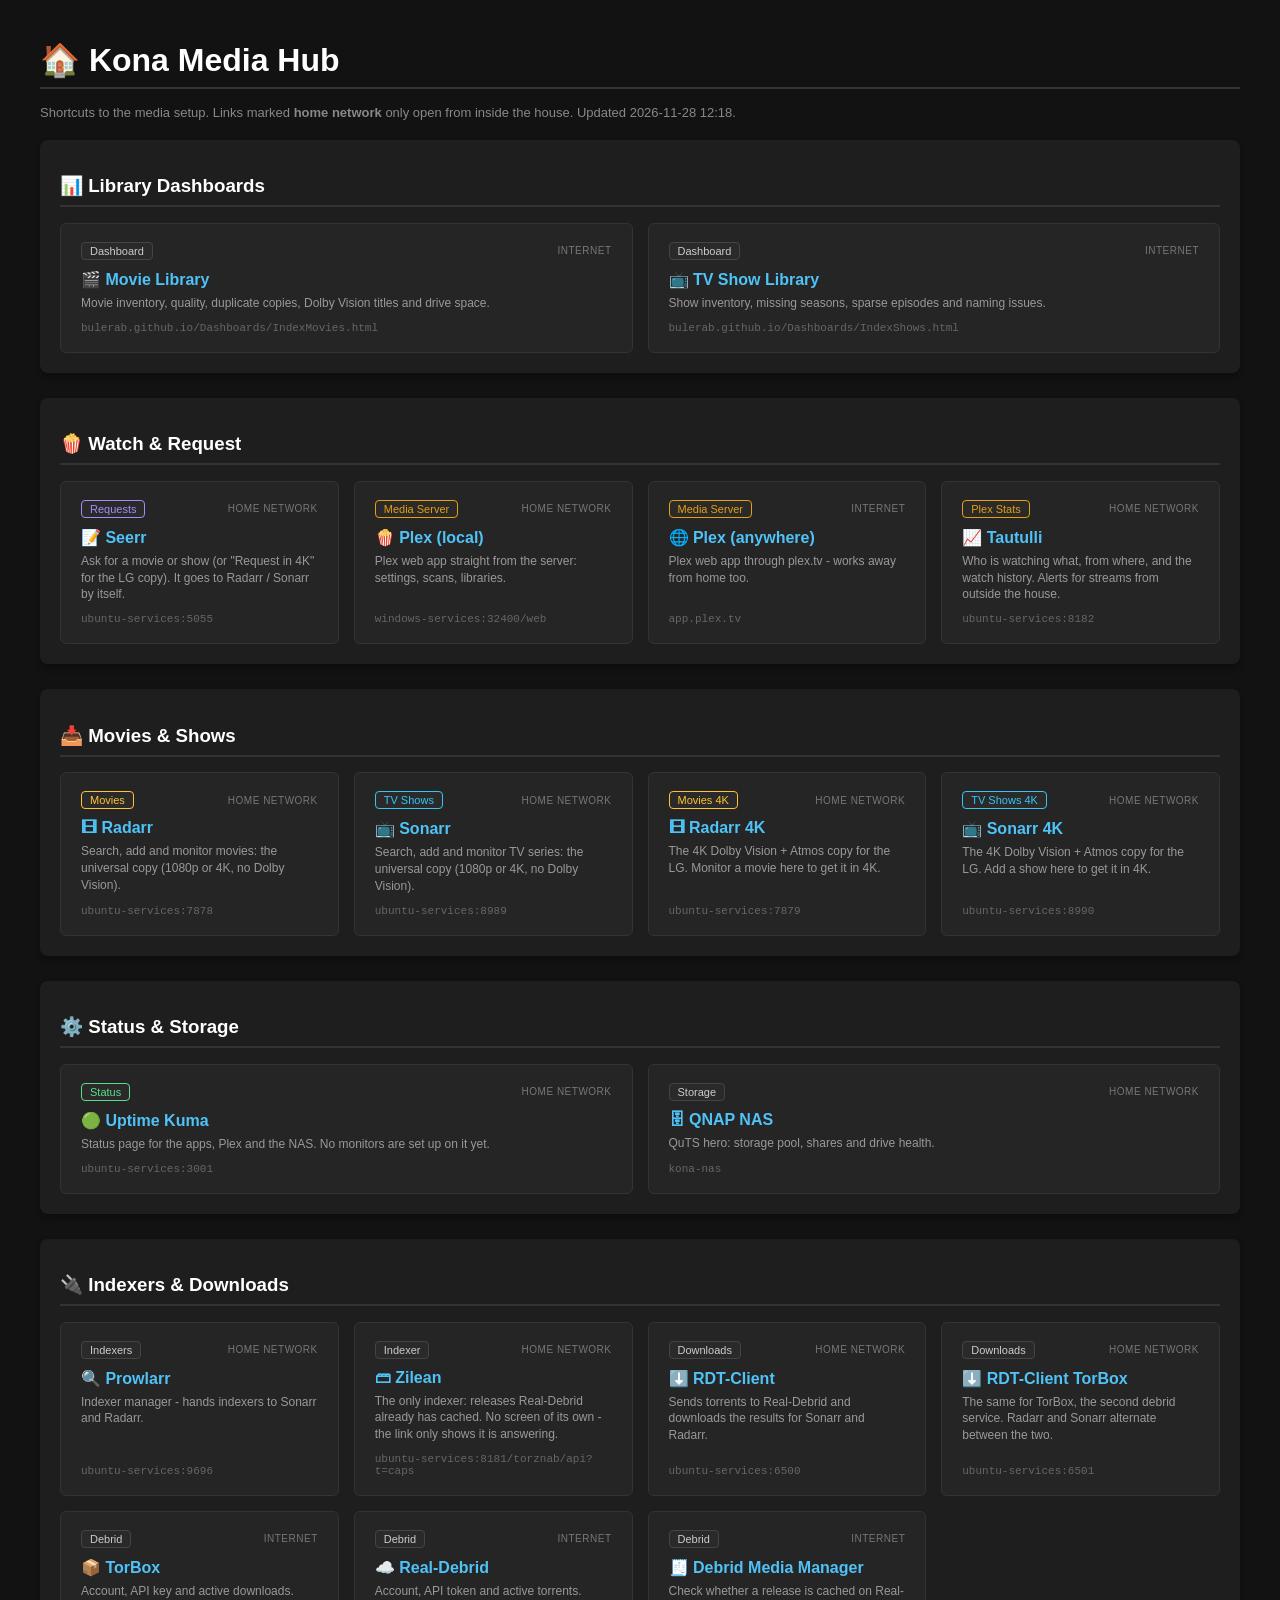
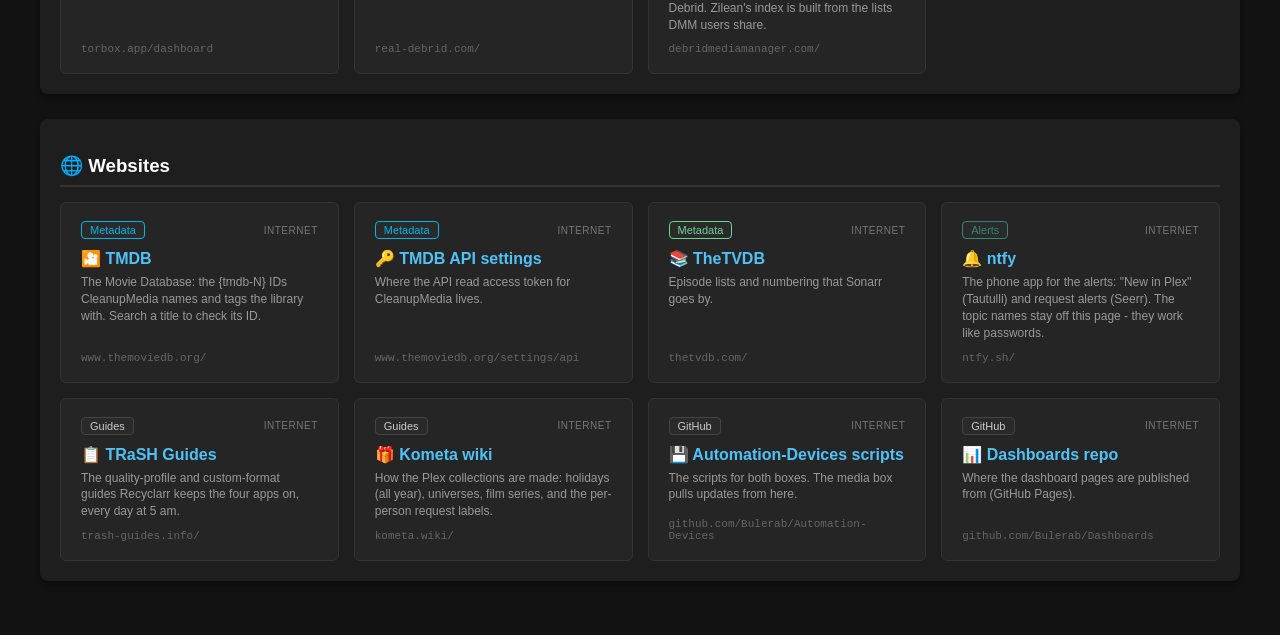
<file: index.html>
<!DOCTYPE html>
<html lang="en">
<head>
    <meta charset="UTF-8">
    <meta name="viewport" content="width=device-width, initial-scale=1">
    <title>Kona Media Hub</title>
    <!-- The site's front door: GitHub Pages opens index.html for the bare address, so send visitors to the Hub. -->
    <meta http-equiv="refresh" content="0; url=IndexHome.html">
    <link rel="canonical" href="IndexHome.html">
    <script>location.replace('IndexHome.html' + location.search + location.hash);</script>
    <style>
        body { font-family: -apple-system, BlinkMacSystemFont, "Segoe UI", Roboto, sans-serif; background-color: #121212; color: #e0e0e0; margin: 0; padding: 40px 20px; text-align: center; }
        a { color: #4fc3f7; }
    </style>
</head>
<body>
    <p>Opening the <a href="IndexHome.html">Kona Media Hub</a>&hellip;</p>
</body>
</html>
</file>
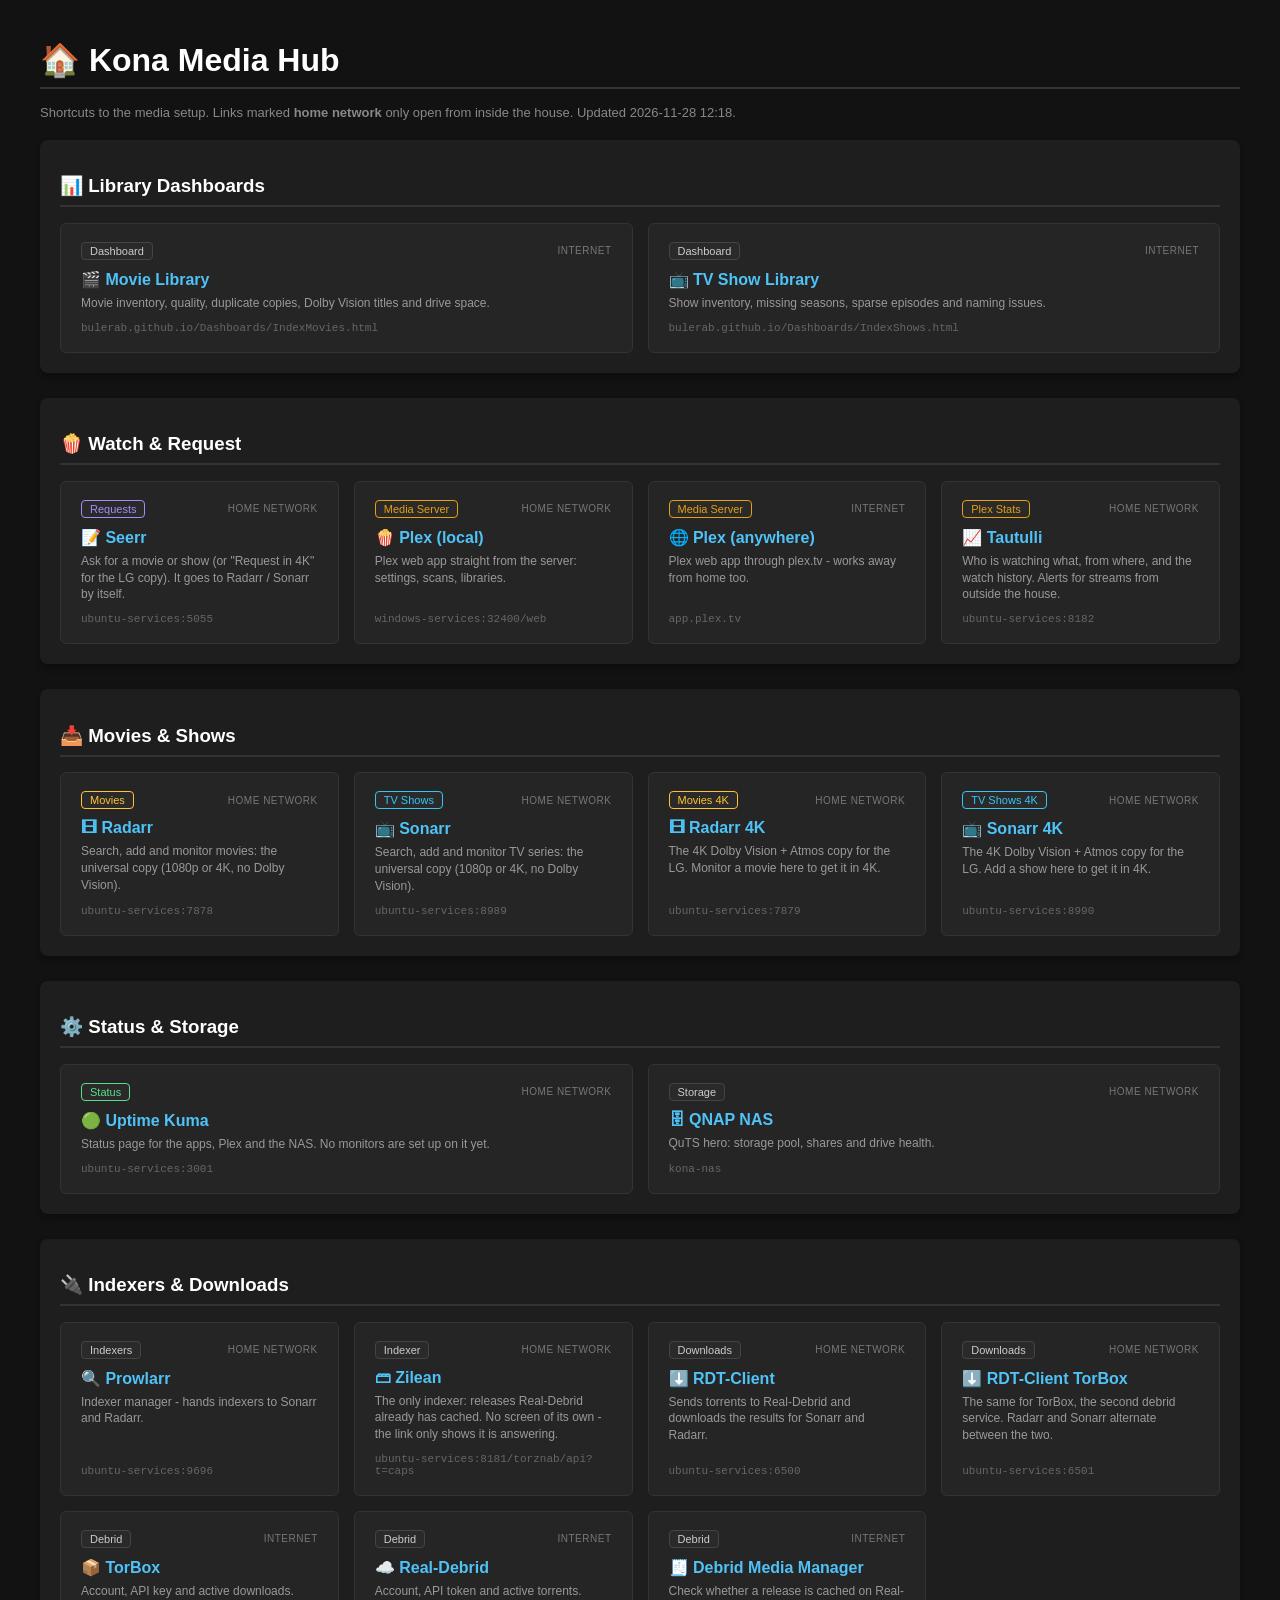
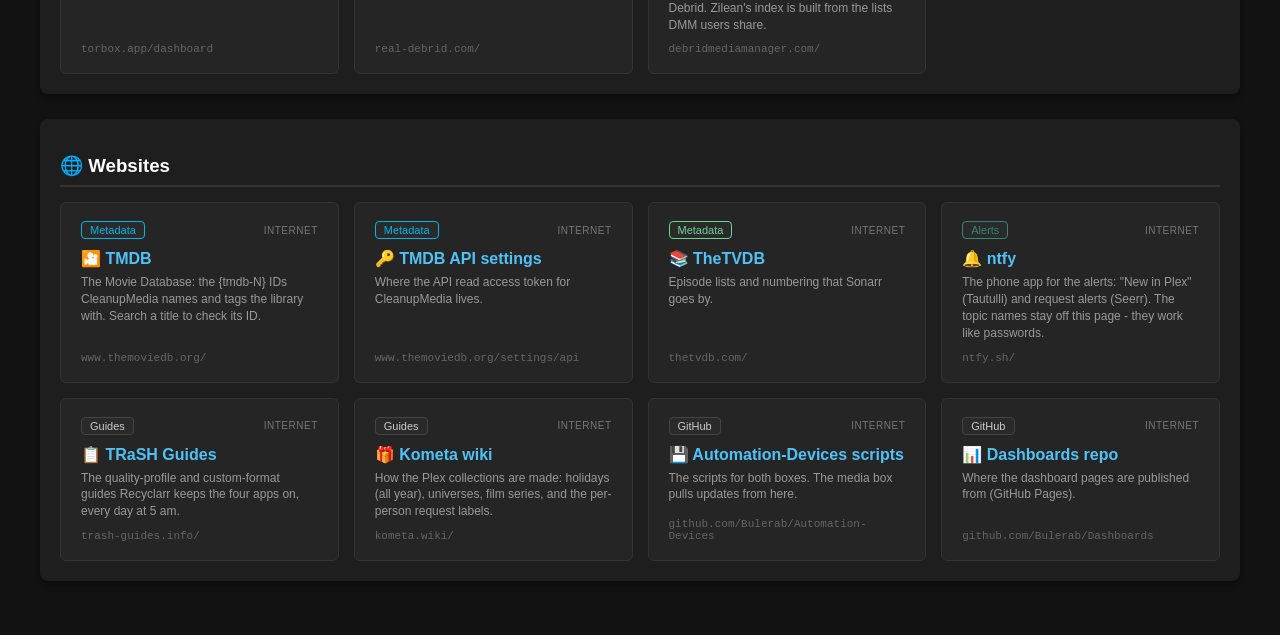
<file: IndexHome.html>
﻿<!DOCTYPE html>
<html lang="en">
<head>
    <meta charset="UTF-8">
    <meta name="viewport" content="width=device-width, initial-scale=1">
    <title>Kona Media Hub</title>
    <style>
        body { font-family: -apple-system, BlinkMacSystemFont, "Segoe UI", Roboto, sans-serif; background-color: #121212; color: #e0e0e0; margin: 0; padding: 20px; }
        h1, h2 { color: #ffffff; border-bottom: 2px solid #333; padding-bottom: 8px; }
        h2 { font-size: 1.17em; }   /* every main section header the same size (the DV-Only one's) */
        .container { max-width: 1200px; margin: auto; }
        .generated { color: #888; font-size: 13px; margin: -6px 0 20px; }
        .card { background: #1e1e1e; padding: 20px; border-radius: 8px; margin-bottom: 25px; box-shadow: 0 4px 6px rgba(0,0,0,0.3); }
        table { width: 100%; border-collapse: collapse; margin-top: 5px; margin-bottom: 10px; }
        th, td { padding: 10px 12px; text-align: left; border-bottom: 1px solid #2c2c2c; font-size: 14px; vertical-align: middle; }
        th { background-color: #252525; color: #ffffff; }
        tr:hover { background-color: #2a2a2a; }
        tr.group-row td { background: #252525; color: #fff; font-weight: bold; border-top: 2px solid #333; }
        .badge { background: #d32f2f; color: white; padding: 2px 8px; border-radius: 4px; font-size: 12px; }
        .lib-tag { background: #2a2a2a; color: #cccccc; padding: 2px 8px; border-radius: 4px; font-size: 11px; border: 1px solid #444; font-weight: 500; display: inline-block; margin: 1px 2px 1px 0; }
        .role { padding: 1px 7px; border-radius: 4px; font-size: 11px; font-weight: bold; display: inline-block; margin-left: 6px; }
        .role-best { background: #1b5e20; color: #c8e6c9; }
        .role-backup { background: #0d47a1; color: #bbdefb; }
        .role-extra { background: #b71c1c; color: #ffcdd2; }
        .qchips { display: inline-flex; flex-wrap: wrap; justify-content: flex-end; gap: 4px; vertical-align: middle; }
        .row-right { font-weight: normal; white-space: nowrap; text-align: right; flex-shrink: 0; max-width: 60%; }
        .row-right .qchips { white-space: normal; }
        .qchip { padding: 1px 7px; border-radius: 10px; font-size: 11px; font-weight: 600; border: 1px solid; white-space: nowrap; }
        .qchip .q-n { opacity: 0.75; font-weight: normal; }
        .q-dv { background: rgba(156, 39, 176, 0.18); color: #ce93d8; border-color: #7b1fa2; }
        .q-hdr { background: rgba(255, 193, 7, 0.14); color: #ffd54f; border-color: #b28704; }
        .q-hlg { background: rgba(0, 150, 136, 0.16); color: #80cbc4; border-color: #00796b; }
        .q-sdr { background: rgba(144, 164, 174, 0.12); color: #b0bec5; border-color: #546e7a; }
        .q-unknown { background: transparent; color: #888; border-color: #444; border-style: dashed; }
        .dir { color: #888; font-size: 11px; font-family: monospace; }
        .hint { color: #888; font-size: 12px; }
        .suggest { color: #81c784; font-size: 12px; font-family: monospace; }
        .stats-grid { display: grid; grid-template-columns: repeat(auto-fit, minmax(180px, 1fr)); gap: 15px; margin-bottom: 20px; }
        .stat-box { background: #1e1e1e; padding: 15px 20px; border-radius: 8px; border-left: 4px solid #1976d2; }
        .stat-box h3 { margin: 0; font-size: 13px; color: #aaa; text-transform: uppercase; letter-spacing: 0.5px; }
        .stat-box p { margin: 5px 0 0; font-size: 24px; font-weight: bold; color: #fff; }
        .stat-box p small { font-size: 12px; color: #888; font-weight: normal; }
        .breakdown-layout { display: grid; grid-template-columns: 1fr 1.8fr; gap: 20px; margin-top: 15px; }
        .breakdown-stack { display: flex; flex-direction: column; gap: 20px; }
        .breakdown-box { background: #252525; padding: 15px; border-radius: 6px; min-width: 0; }
        .breakdown-box h4 { margin: 0 0 10px 0; color: #1976d2; font-size: 14px; border-bottom: 1px solid #333; padding-bottom: 5px; }
        .breakdown-box ul { margin: 0; padding-left: 20px; font-size: 14px; line-height: 1.6; list-style-type: none; }
        .breakdown-box li { margin-bottom: 10px; overflow-wrap: anywhere; }
        .breakdown-box li:last-child { margin-bottom: 0; }
        /* summary boxes side by side in one row, and a row of two under them (movie dashboard) */
        .breakdown-row { display: grid; grid-template-columns: repeat(3, minmax(0, 1fr)); gap: 20px; margin-top: 15px; }
        .breakdown-row.breakdown-two { grid-template-columns: repeat(2, minmax(0, 1fr)); margin-top: 20px; }
        /* Issues & Alerts: one column per group, its tiles stacked under the heading (movie dashboard) */
        .issue-cols { display: grid; grid-template-columns: repeat(3, minmax(0, 1fr)); gap: 20px; margin-bottom: 20px; }
        .issue-cols.issue-cols-4 { grid-template-columns: repeat(4, minmax(0, 1fr)); }   /* the show dashboard's four groups */
        .issue-col { display: flex; flex-direction: column; gap: 12px; }
        .issue-col .subhead { margin: 4px 0 0; }
        /* tabs: one list shown at a time (movie dashboard collections) */
        .tabs { display: flex; flex-wrap: wrap; gap: 8px; margin: 10px 0 15px; }
        .tab-groups { margin: 10px 0 15px; display: flex; flex-direction: column; gap: 8px; }
        .tab-group { display: grid; grid-template-columns: 90px 1fr; align-items: center; gap: 10px; }
        .tab-group .tabs { margin: 0; }
        .tab-group-label { color: var(--tc, #888); font-size: 11px; font-weight: bold; text-transform: uppercase; letter-spacing: 0.5px; }
        .tab-group + .tab-group { border-top: 1px solid #333; padding-top: 8px; }   /* a line between the rows */
        /* each row in its own colour (set as --tc on the row): label, tiles and the selected tile */
        .tab-group .tab { color: var(--tc, #ccc); }
        .tab-group .tab:hover { border-color: var(--tc, #1976d2); }
        .tab-group .tab.active { background: var(--tc, #1976d2); border-color: var(--tc, #1976d2); color: #121212; font-weight: bold; }
        .tab-group .tab.active small { color: #333; }
        .coll-empty { color: #888; font-style: italic; padding: 20px 15px; background: #1e1e1e; border-radius: 6px; text-align: center; }
        @media (max-width: 800px) { .tab-group { grid-template-columns: 1fr; gap: 4px; } }
        .tab { background: #252525; border: 1px solid #3a3a3a; color: #ccc; padding: 6px 14px; border-radius: 16px; cursor: pointer; font-size: 13px; font-family: inherit; }
        .tab:hover { border-color: #1976d2; color: #fff; }
        .tab.active { background: #1976d2; border-color: #1976d2; color: #fff; }
        .tab small { color: #999; margin-left: 4px; }
        .tab.active small { color: #e3f2fd; }
        .search { width: 100%; padding: 12px 15px; background: #121212; border: 1px solid #333; border-radius: 6px; color: #fff; font-size: 15px; box-sizing: border-box; outline: none; }
        .search:focus { border-color: #1976d2; }
        details summary::-webkit-details-marker { color: #888; }
        details[open] summary { border-bottom: 1px solid #333; margin-bottom: 10px; background: #2a2a2a; padding-bottom: 8px; }
        details.sec > summary.sec-title { cursor: pointer; font-size: 1.17em; font-weight: bold; color: #fff; padding-bottom: 8px; border-bottom: 2px solid #333; user-select: none; }
        details.sec[open] > summary.sec-title { background: none; margin-bottom: 12px; }
        details.sec:not([open]) > summary.sec-title { border-bottom-color: transparent; padding-bottom: 0; }
        .sec-count { color: #888; font-size: 14px; font-weight: normal; margin-left: 6px; }
        .sp { display: inline-block; padding: 1px 8px; margin: 1px 4px 1px 0; border-radius: 10px; font-size: 11px; font-weight: 600; background: rgba(255, 255, 255, 0.05); white-space: nowrap; vertical-align: middle; }
        .subhead { color: #aaa; font-size: 12px; text-transform: uppercase; letter-spacing: 0.5px; margin: 14px 0 8px; }
        .sp-none { color: #888; font-size: 12px; font-style: italic; }
        .attribution { color: #666; font-size: 11px; margin-top: 8px; }
        @media (max-width: 800px) {
            body { padding: 12px; }
            .breakdown-layout, .breakdown-row, .breakdown-row.breakdown-two, .issue-cols, .issue-cols.issue-cols-4 { grid-template-columns: 1fr; }
            .card { padding: 14px; overflow-x: auto; }
            .breakdown-box li { white-space: normal !important; }
            summary { flex-wrap: wrap; }
            .row-right { white-space: normal; max-width: 100%; margin-left: auto; }
        }
    </style>
</head>
<body>
<div class="container">
<style>
    .grid-links { display: grid; grid-template-columns: repeat(auto-fit, minmax(240px, 1fr)); gap: 15px; margin-top: 15px; }
    a.tile { background: #252525; padding: 18px 20px; border-radius: 6px; border: 1px solid #333; display: flex; flex-direction: column; text-decoration: none; color: #fff; transition: 0.2s; box-sizing: border-box; min-width: 0; }
    a.tile:hover { background: #2a2a2a; border-color: #1976d2; transform: translateY(-2px); }
    a.tile h3 { margin: 0 0 6px 0; color: #4fc3f7; font-size: 16px; }
    a.tile .note { color: #999; font-size: 12px; line-height: 1.4; flex-grow: 1; }
    a.tile .url { color: #666; font-size: 11px; font-family: monospace; margin-top: 10px; overflow-wrap: anywhere; }
    .tile-top { display: flex; justify-content: space-between; align-items: center; gap: 8px; margin-bottom: 10px; }
    .tile-badge { background: #2a2a2a; color: #ccc; padding: 2px 8px; border-radius: 4px; font-size: 11px; border: 1px solid #444; font-weight: 500; }
    .where { color: #777; font-size: 10px; text-transform: uppercase; letter-spacing: 0.5px; }
</style>
<h1>&#127968; Kona Media Hub</h1>
<p class='generated'>Shortcuts to the media setup. Links marked <b>home network</b> only open from inside the house. Updated 2026-11-28 12:18.</p>
<div class='card'><h2>&#128202; Library Dashboards</h2><div class='grid-links'>
<a class='tile' href='https://bulerab.github.io/Dashboards/IndexMovies.html' target='_blank' rel='noopener'><div class='tile-top'><span class='tile-badge'>Dashboard</span><span class='where'>internet</span></div><h3>&#127916; Movie Library</h3><span class='note'>Movie inventory, quality, duplicate copies, Dolby Vision titles and drive space.</span><span class='url'>bulerab.github.io/Dashboards/IndexMovies.html</span></a>
<a class='tile' href='https://bulerab.github.io/Dashboards/IndexShows.html' target='_blank' rel='noopener'><div class='tile-top'><span class='tile-badge'>Dashboard</span><span class='where'>internet</span></div><h3>&#128250; TV Show Library</h3><span class='note'>Show inventory, missing seasons, sparse episodes and naming issues.</span><span class='url'>bulerab.github.io/Dashboards/IndexShows.html</span></a>
</div></div>
<div class='card'><h2>&#127871; Watch &amp; Request</h2><div class='grid-links'>
<a class='tile' href='http://ubuntu-services:5055' target='_blank' rel='noopener'><div class='tile-top'><span class='tile-badge' style='border-color: #a78bfa; color: #a78bfa;'>Requests</span><span class='where'>home network</span></div><h3>&#128221; Seerr</h3><span class='note'>Ask for a movie or show (or &quot;Request in 4K&quot; for the LG copy). It goes to Radarr / Sonarr by itself.</span><span class='url'>ubuntu-services:5055</span></a>
<a class='tile' href='http://windows-services:32400/web' target='_blank' rel='noopener'><div class='tile-top'><span class='tile-badge' style='border-color: #e5a00d; color: #e5a00d;'>Media Server</span><span class='where'>home network</span></div><h3>&#127871; Plex (local)</h3><span class='note'>Plex web app straight from the server: settings, scans, libraries.</span><span class='url'>windows-services:32400/web</span></a>
<a class='tile' href='https://app.plex.tv' target='_blank' rel='noopener'><div class='tile-top'><span class='tile-badge' style='border-color: #e5a00d; color: #e5a00d;'>Media Server</span><span class='where'>internet</span></div><h3>&#127760; Plex (anywhere)</h3><span class='note'>Plex web app through plex.tv - works away from home too.</span><span class='url'>app.plex.tv</span></a>
<a class='tile' href='http://ubuntu-services:8182' target='_blank' rel='noopener'><div class='tile-top'><span class='tile-badge' style='border-color: #e5a00d; color: #e5a00d;'>Plex Stats</span><span class='where'>home network</span></div><h3>&#128200; Tautulli</h3><span class='note'>Who is watching what, from where, and the watch history. Alerts for streams from outside the house.</span><span class='url'>ubuntu-services:8182</span></a>
</div></div>
<div class='card'><h2>&#128229; Movies &amp; Shows</h2><div class='grid-links'>
<a class='tile' href='http://ubuntu-services:7878' target='_blank' rel='noopener'><div class='tile-top'><span class='tile-badge' style='border-color: #ffc230; color: #ffc230;'>Movies</span><span class='where'>home network</span></div><h3>&#127902; Radarr</h3><span class='note'>Search, add and monitor movies: the universal copy (1080p or 4K, no Dolby Vision).</span><span class='url'>ubuntu-services:7878</span></a>
<a class='tile' href='http://ubuntu-services:8989' target='_blank' rel='noopener'><div class='tile-top'><span class='tile-badge' style='border-color: #35c5f4; color: #35c5f4;'>TV Shows</span><span class='where'>home network</span></div><h3>&#128250; Sonarr</h3><span class='note'>Search, add and monitor TV series: the universal copy (1080p or 4K, no Dolby Vision).</span><span class='url'>ubuntu-services:8989</span></a>
<a class='tile' href='http://ubuntu-services:7879' target='_blank' rel='noopener'><div class='tile-top'><span class='tile-badge' style='border-color: #ffc230; color: #ffc230;'>Movies 4K</span><span class='where'>home network</span></div><h3>&#127902; Radarr 4K</h3><span class='note'>The 4K Dolby Vision + Atmos copy for the LG. Monitor a movie here to get it in 4K.</span><span class='url'>ubuntu-services:7879</span></a>
<a class='tile' href='http://ubuntu-services:8990' target='_blank' rel='noopener'><div class='tile-top'><span class='tile-badge' style='border-color: #35c5f4; color: #35c5f4;'>TV Shows 4K</span><span class='where'>home network</span></div><h3>&#128250; Sonarr 4K</h3><span class='note'>The 4K Dolby Vision + Atmos copy for the LG. Add a show here to get it in 4K.</span><span class='url'>ubuntu-services:8990</span></a>
</div></div>
<div class='card'><h2>&#9881;&#65039; Status &amp; Storage</h2><div class='grid-links'>
<a class='tile' href='http://ubuntu-services:3001' target='_blank' rel='noopener'><div class='tile-top'><span class='tile-badge' style='border-color: #5cdd8b; color: #5cdd8b;'>Status</span><span class='where'>home network</span></div><h3>&#128994; Uptime Kuma</h3><span class='note'>Status page for the apps, Plex and the NAS. No monitors are set up on it yet.</span><span class='url'>ubuntu-services:3001</span></a>
<a class='tile' href='https://kona-nas' target='_blank' rel='noopener'><div class='tile-top'><span class='tile-badge'>Storage</span><span class='where'>home network</span></div><h3>&#128452; QNAP NAS</h3><span class='note'>QuTS hero: storage pool, shares and drive health.</span><span class='url'>kona-nas</span></a>
</div></div>
<div class='card'><h2>&#128268; Indexers &amp; Downloads</h2><div class='grid-links'>
<a class='tile' href='http://ubuntu-services:9696' target='_blank' rel='noopener'><div class='tile-top'><span class='tile-badge'>Indexers</span><span class='where'>home network</span></div><h3>&#128269; Prowlarr</h3><span class='note'>Indexer manager - hands indexers to Sonarr and Radarr.</span><span class='url'>ubuntu-services:9696</span></a>
<a class='tile' href='http://ubuntu-services:8181/torznab/api?t=caps' target='_blank' rel='noopener'><div class='tile-top'><span class='tile-badge'>Indexer</span><span class='where'>home network</span></div><h3>&#128451; Zilean</h3><span class='note'>The only indexer: releases Real-Debrid already has cached. No screen of its own - the link only shows it is answering.</span><span class='url'>ubuntu-services:8181/torznab/api?t=caps</span></a>
<a class='tile' href='http://ubuntu-services:6500' target='_blank' rel='noopener'><div class='tile-top'><span class='tile-badge'>Downloads</span><span class='where'>home network</span></div><h3>&#11015;&#65039; RDT-Client</h3><span class='note'>Sends torrents to Real-Debrid and downloads the results for Sonarr and Radarr.</span><span class='url'>ubuntu-services:6500</span></a>
<a class='tile' href='http://ubuntu-services:6501' target='_blank' rel='noopener'><div class='tile-top'><span class='tile-badge'>Downloads</span><span class='where'>home network</span></div><h3>&#11015;&#65039; RDT-Client TorBox</h3><span class='note'>The same for TorBox, the second debrid service. Radarr and Sonarr alternate between the two.</span><span class='url'>ubuntu-services:6501</span></a>
<a class='tile' href='https://torbox.app/dashboard' target='_blank' rel='noopener'><div class='tile-top'><span class='tile-badge'>Debrid</span><span class='where'>internet</span></div><h3>&#128230; TorBox</h3><span class='note'>Account, API key and active downloads.</span><span class='url'>torbox.app/dashboard</span></a>
<a class='tile' href='https://real-debrid.com/' target='_blank' rel='noopener'><div class='tile-top'><span class='tile-badge'>Debrid</span><span class='where'>internet</span></div><h3>&#9729;&#65039; Real-Debrid</h3><span class='note'>Account, API token and active torrents.</span><span class='url'>real-debrid.com/</span></a>
<a class='tile' href='https://debridmediamanager.com/' target='_blank' rel='noopener'><div class='tile-top'><span class='tile-badge'>Debrid</span><span class='where'>internet</span></div><h3>&#129534; Debrid Media Manager</h3><span class='note'>Check whether a release is cached on Real-Debrid. Zilean&#39;s index is built from the lists DMM users share.</span><span class='url'>debridmediamanager.com/</span></a>
</div></div>
<div class='card'><h2>&#127760; Websites</h2><div class='grid-links'>
<a class='tile' href='https://www.themoviedb.org/' target='_blank' rel='noopener'><div class='tile-top'><span class='tile-badge' style='border-color: #01b4e4; color: #01b4e4;'>Metadata</span><span class='where'>internet</span></div><h3>&#127910; TMDB</h3><span class='note'>The Movie Database: the {tmdb-N} IDs CleanupMedia names and tags the library with. Search a title to check its ID.</span><span class='url'>www.themoviedb.org/</span></a>
<a class='tile' href='https://www.themoviedb.org/settings/api' target='_blank' rel='noopener'><div class='tile-top'><span class='tile-badge' style='border-color: #01b4e4; color: #01b4e4;'>Metadata</span><span class='where'>internet</span></div><h3>&#128273; TMDB API settings</h3><span class='note'>Where the API read access token for CleanupMedia lives.</span><span class='url'>www.themoviedb.org/settings/api</span></a>
<a class='tile' href='https://thetvdb.com/' target='_blank' rel='noopener'><div class='tile-top'><span class='tile-badge' style='border-color: #6cd491; color: #6cd491;'>Metadata</span><span class='where'>internet</span></div><h3>&#128218; TheTVDB</h3><span class='note'>Episode lists and numbering that Sonarr goes by.</span><span class='url'>thetvdb.com/</span></a>
<a class='tile' href='https://ntfy.sh/' target='_blank' rel='noopener'><div class='tile-top'><span class='tile-badge' style='border-color: #338574; color: #338574;'>Alerts</span><span class='where'>internet</span></div><h3>&#128276; ntfy</h3><span class='note'>The phone app for the alerts: &quot;New in Plex&quot; (Tautulli) and request alerts (Seerr). The topic names stay off this page - they work like passwords.</span><span class='url'>ntfy.sh/</span></a>
<a class='tile' href='https://trash-guides.info/' target='_blank' rel='noopener'><div class='tile-top'><span class='tile-badge'>Guides</span><span class='where'>internet</span></div><h3>&#128203; TRaSH Guides</h3><span class='note'>The quality-profile and custom-format guides Recyclarr keeps the four apps on, every day at 5 am.</span><span class='url'>trash-guides.info/</span></a>
<a class='tile' href='https://kometa.wiki/' target='_blank' rel='noopener'><div class='tile-top'><span class='tile-badge'>Guides</span><span class='where'>internet</span></div><h3>&#127873; Kometa wiki</h3><span class='note'>How the Plex collections are made: holidays (all year), universes, film series, and the per-person request labels.</span><span class='url'>kometa.wiki/</span></a>
<a class='tile' href='https://github.com/Bulerab/Automation-Devices' target='_blank' rel='noopener'><div class='tile-top'><span class='tile-badge'>GitHub</span><span class='where'>internet</span></div><h3>&#128190; Automation-Devices scripts</h3><span class='note'>The scripts for both boxes. The media box pulls updates from here.</span><span class='url'>github.com/Bulerab/Automation-Devices</span></a>
<a class='tile' href='https://github.com/Bulerab/Dashboards' target='_blank' rel='noopener'><div class='tile-top'><span class='tile-badge'>GitHub</span><span class='where'>internet</span></div><h3>&#128202; Dashboards repo</h3><span class='note'>Where the dashboard pages are published from (GitHub Pages).</span><span class='url'>github.com/Bulerab/Dashboards</span></a>
</div></div>
</div>
<script>
function filterInventory(input) {
    var filter = input.value.toLowerCase().trim();
    var items = document.getElementById('inventoryContainer').querySelectorAll(':scope > details');
    var shown = 0;
    for (var i = 0; i < items.length; i++) {
        var text = (items[i].getAttribute('data-search') || items[i].querySelector('summary').textContent).toLowerCase();
        var hit = text.indexOf(filter) > -1;
        items[i].style.display = hit ? '' : 'none';
        if (hit) shown++;
    }
    var counter = document.getElementById('inventoryCount');
    if (counter) counter.textContent = filter ? (shown + ' of ' + items.length + ' shown') : '';
}
// Collapsible sections: show how many items each holds next to its title, so a closed section still says
// whether there's anything in it. Counts the section's own collapsible entries if it has them, else table rows
// (not headings, group rows or the "nothing found" row). Overview sections show no count.
document.querySelectorAll('details.sec').forEach(function (sec) {
    var label = sec.querySelector(':scope > summary .sec-count');
    if (!label || sec.querySelector('.stats-grid, .breakdown-layout, .breakdown-row')) return;
    var n = 0, inner = sec.querySelectorAll('details');
    for (var i = 0; i < inner.length; i++) { if (inner[i].parentElement.closest('details') === sec) n++; }
    if (n === 0) {
        sec.querySelectorAll('table tr').forEach(function (r) {
            // .no-count = a reference table inside the section (e.g. pulled South Park episodes), not issues
            if (r.querySelector('th') || r.classList.contains('group-row') || r.querySelector('td[colspan]') || r.closest('.no-count')) return;
            n++;
        });
    }
    label.textContent = '(' + n + ')';
    if (n === 0) label.style.color = '#66bb6a';
});
</script>
</body>
</html>
</file>
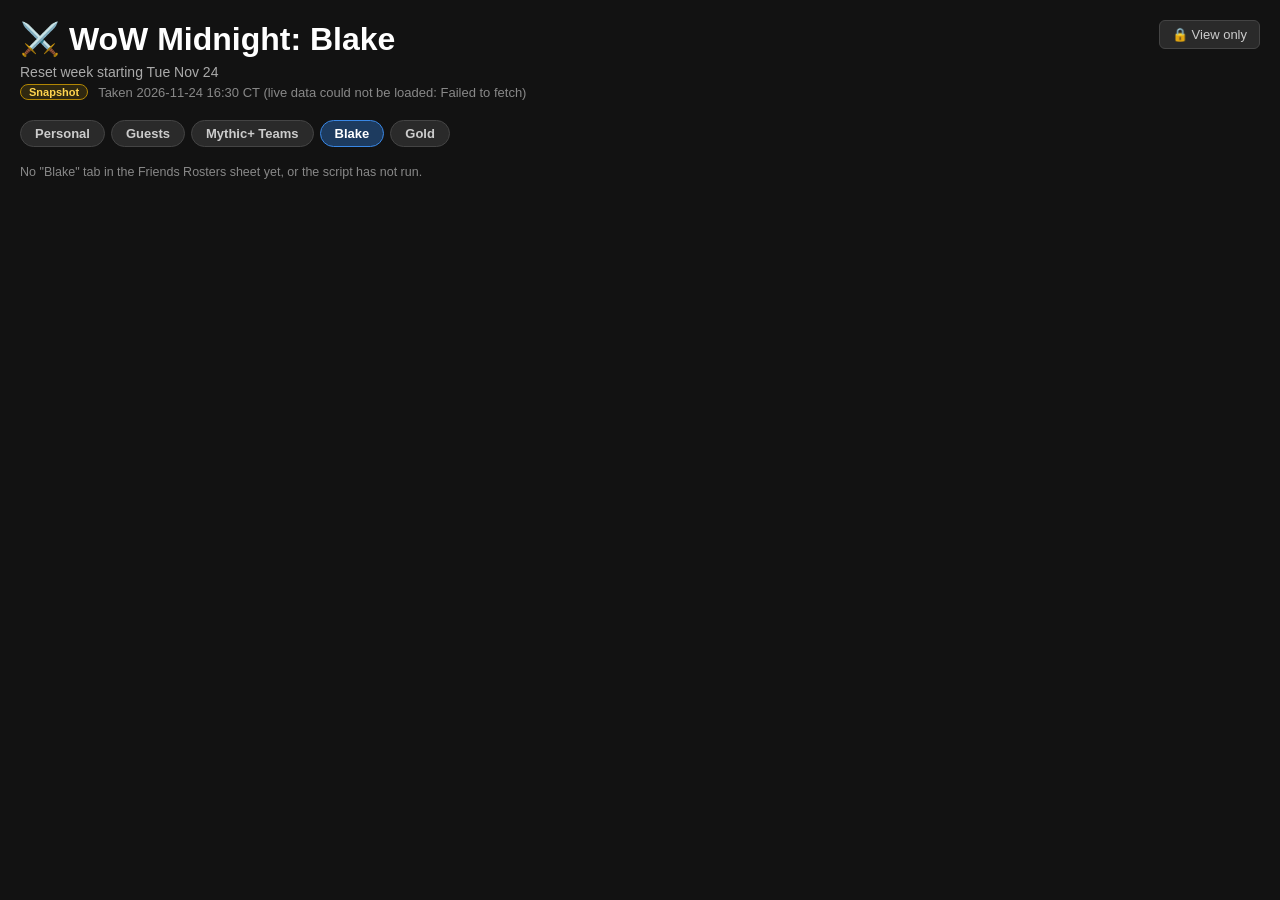
<file: wow/blake.html>
<!DOCTYPE html>
<html lang="en">
<head>
<meta charset="UTF-8">
<meta name="viewport" content="width=device-width, initial-scale=1">
<title>WoW Midnight – Blake</title>
<link rel="preconnect" href="https://script.google.com">
<link rel="preconnect" href="https://script.googleusercontent.com" crossorigin>
<link rel="stylesheet" href="wow.css?v=9">
</head>
<body data-page="friends">
<div class="container">
  <div class="topbar">
    <div>
      <h1>&#9876;&#65039; WoW Midnight: Blake</h1>
      <p class="sub" id="reset"></p>
      <p class="generated"><span id="src" class="src snap">Snapshot</span><span id="when"></span></p>
    </div>
    <button class="lock" id="lock" type="button">&#128274; View only</button>
  </div>
  <nav class="nav"><a href="index.html">Personal</a><a href="guests.html">Guests</a><a href="teams.html">Mythic+ Teams</a><a href="blake.html" class="on">Blake</a><a href="gold.html">Gold</a></nav>

  <div id="friends" data-roster="Blake" data-sections="Kona's Toons|Copenhagen's Toons|Blake's Toons"></div>

</div>
<div id="tip"></div>
<div id="toast"></div>
<script src="wow.js?v=10"></script>
</body>
</html>
</file>
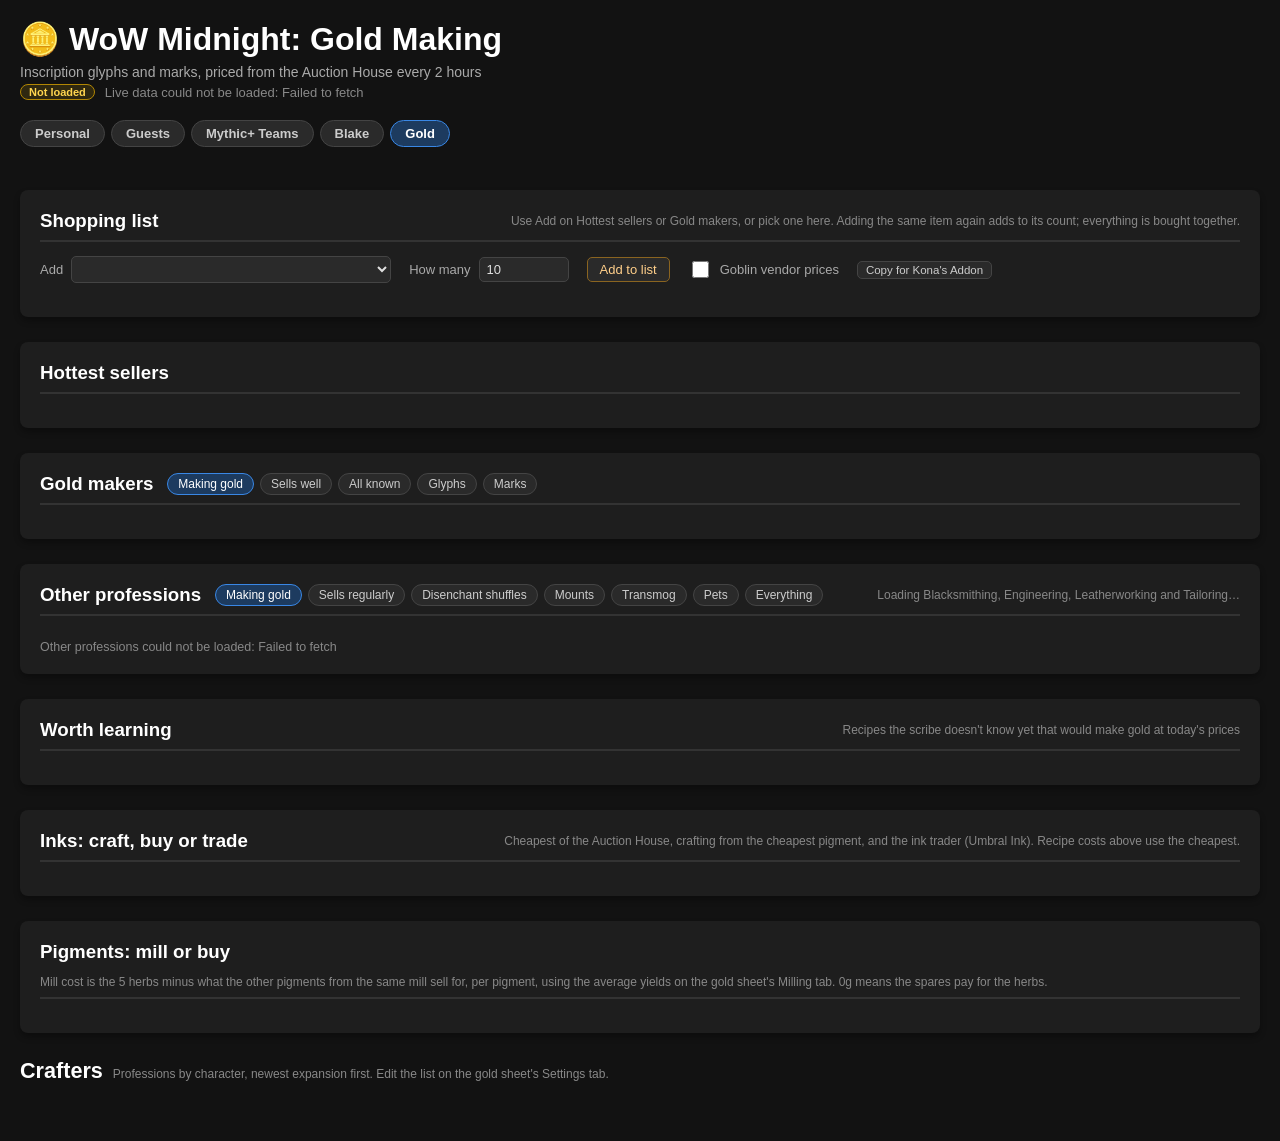
<file: wow/gold.html>
<!DOCTYPE html>
<html lang="en">
<head>
<meta charset="UTF-8">
<meta name="viewport" content="width=device-width, initial-scale=1">
<title>WoW Midnight – Gold Making</title>
<link rel="preconnect" href="https://script.google.com">
<link rel="preconnect" href="https://script.googleusercontent.com" crossorigin>
<link rel="stylesheet" href="wow.css?v=9">
<link rel="stylesheet" href="gold.css?v=7">
</head>
<body data-page="gold">
<div class="container">
  <div class="topbar">
    <div>
      <h1>&#129689; WoW Midnight: Gold Making</h1>
      <p class="sub" id="sub">Inscription glyphs and marks, priced from the Auction House every 2 hours</p>
      <p class="generated"><span id="src" class="src snap">Loading</span><span id="when"></span></p>
    </div>
  </div>
  <nav class="nav"><a href="index.html">Personal</a><a href="guests.html">Guests</a><a href="teams.html">Mythic+ Teams</a><a href="blake.html">Blake</a><a href="gold.html" class="on">Gold</a></nav>

  <div class="stats-grid" id="glance"></div>

  <div class="card" id="calc-card">
    <div class="card-head"><h2>Shopping list</h2><span class="hint">Use Add on Hottest sellers or Gold makers, or pick one here. Adding the same item again adds to its count; everything is bought together.</span></div>
    <div class="calc-form">
      <label>Add <select id="calc-item"></select></label>
      <label>How many <input type="number" id="calc-qty" min="1" max="10000" value="10"></label>
      <button type="button" class="copy add-btn" id="calc-add">Add to list</button>
      <label class="calc-check"><input type="checkbox" id="calc-goblin"> Goblin vendor prices</label>
      <button type="button" class="copy" id="kona-export" title="Profitable crafts, their materials and vendor spots, for Kona's Addon: /kona craft, then Import">Copy for Kona's Addon</button>
    </div>
    <div id="cart"></div>
    <div id="calc-out"></div>
  </div>

  <div class="card">
    <div class="card-head"><h2>Hottest sellers</h2><span class="hint" id="hot-note"></span></div>
    <div class="table-wrap" id="hot"></div>
  </div>

  <div class="card">
    <div class="card-head">
      <div class="head-left"><h2>Gold makers</h2>
        <div class="filters" id="maker-filters">
          <button type="button" class="chip on" data-f="profit">Making gold</button>
          <button type="button" class="chip" data-f="sells" title="Profitable and selling at least 3 a day across the region (TSM)">Sells well</button>
          <button type="button" class="chip" data-f="all">All known</button>
          <button type="button" class="chip" data-f="Glyph">Glyphs</button>
          <button type="button" class="chip" data-f="Mark">Marks</button>
        </div></div>
      <span class="hint" id="maker-note"></span>
    </div>
    <div class="table-wrap" id="makers"></div>
  </div>

  <div class="card">
    <div class="card-head">
      <div class="head-left"><h2>Other professions</h2>
        <div class="filters" id="craft-cats">
          <button type="button" class="chip on" data-ccat="money">Making gold</button>
          <button type="button" class="chip" data-ccat="regular" title="Profitable and selling at least once every two days across the region (TSM)">Sells regularly</button>
          <button type="button" class="chip" data-ccat="shuffle" title="Craft it and disenchant it for a profit">Disenchant shuffles</button>
          <button type="button" class="chip" data-ccat="Mount">Mounts</button>
          <button type="button" class="chip" data-ccat="Transmog">Transmog</button>
          <button type="button" class="chip" data-ccat="Pet">Pets</button>
          <button type="button" class="chip" data-ccat="all">Everything</button>
        </div></div>
      <span class="hint" id="crafts-note">Loading Blacksmithing, Engineering, Leatherworking and Tailoring…</span>
    </div>
    <div class="filters" id="craft-profs" style="margin-bottom:10px"></div>
    <div class="table-wrap" id="crafts"><p class="empty">Loading…</p></div>
  </div>

  <div class="card">
    <div class="card-head"><h2>Worth learning</h2><span class="hint">Recipes the scribe doesn't know yet that would make gold at today's prices</span></div>
    <div class="table-wrap" id="learn"></div>
  </div>

  <div class="card">
    <div class="card-head"><h2>Inks: craft, buy or trade</h2><span class="hint" id="inks-note">Cheapest of the Auction House, crafting from the cheapest pigment, and the ink trader (Umbral Ink). Recipe costs above use the cheapest.</span></div>
    <div class="table-wrap" id="inks"></div>
  </div>

  <div class="card">
    <div class="card-head"><h2>Pigments: mill or buy</h2><span class="hint">Mill cost is the 5 herbs minus what the other pigments from the same mill sell for, per pigment, using the average yields on the gold sheet's Milling tab. 0g means the spares pay for the herbs.</span></div>
    <div class="table-wrap" id="pigments"></div>
  </div>

  <div class="section-title"><h2>Crafters</h2><span class="hint">Professions by character, newest expansion first. Edit the list on the gold sheet's Settings tab.</span></div>
  <div class="gcrafters" id="gcrafters"></div>
</div>
<div id="toast"></div>
<script src="gold.js?v=17"></script>
</body>
</html>
</file>
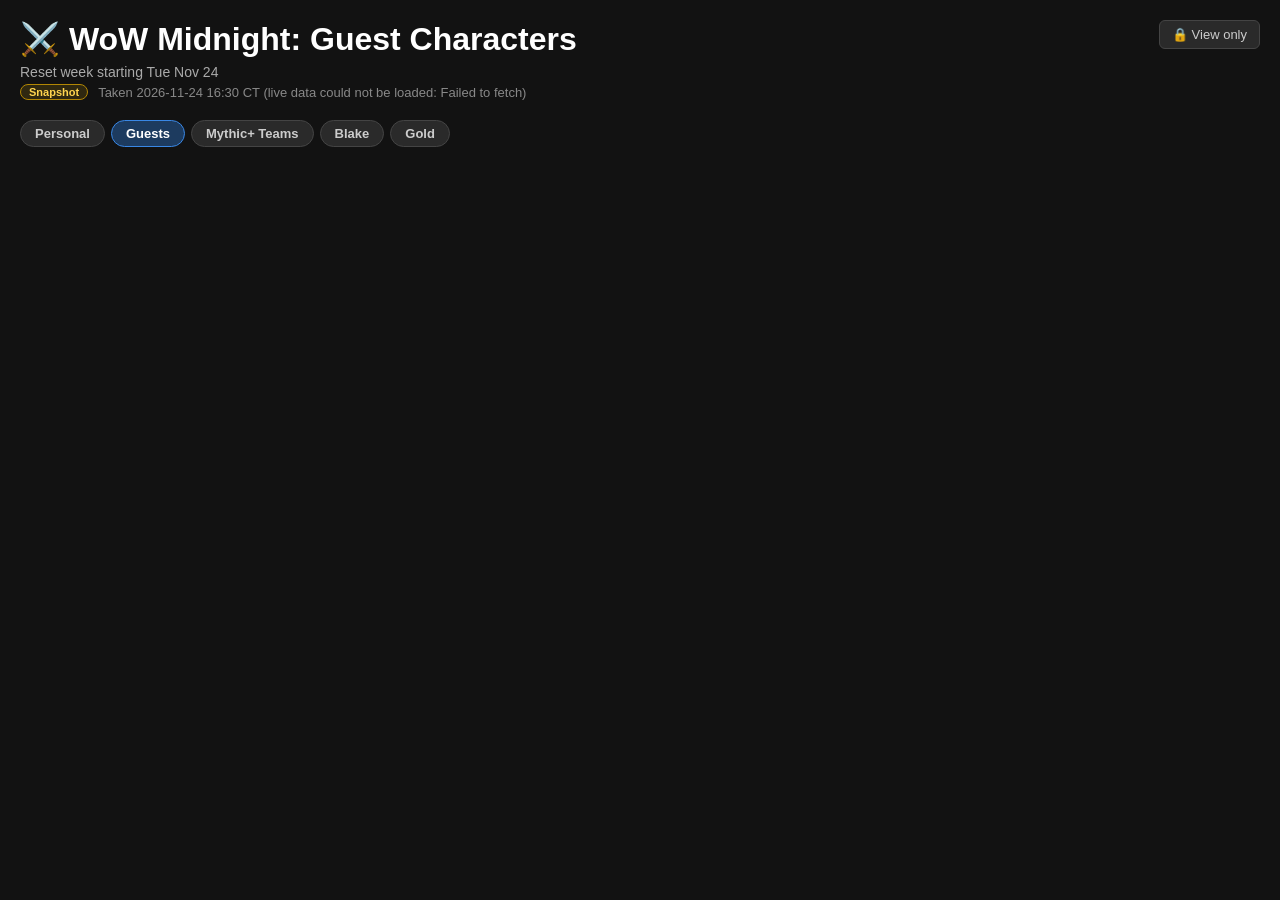
<file: wow/guests.html>
<!DOCTYPE html>
<html lang="en">
<head>
<meta charset="UTF-8">
<meta name="viewport" content="width=device-width, initial-scale=1">
<title>WoW Midnight – Guests</title>
<link rel="preconnect" href="https://script.google.com">
<link rel="preconnect" href="https://script.googleusercontent.com" crossorigin>
<link rel="stylesheet" href="wow.css?v=9">
</head>
<body data-page="guests">
<div class="container">
  <div class="topbar">
    <div>
      <h1>&#9876;&#65039; WoW Midnight: Guest Characters</h1>
      <p class="sub" id="reset"></p>
      <p class="generated"><span id="src" class="src snap">Snapshot</span><span id="when"></span></p>
    </div>
    <button class="lock" id="lock" type="button">&#128274; View only</button>
  </div>
  <nav class="nav"><a href="index.html">Personal</a><a href="guests.html" class="on">Guests</a><a href="teams.html">Mythic+ Teams</a><a href="blake.html">Blake</a><a href="gold.html">Gold</a></nav>

  <div id="guest-wrap" >
    <div class="section-title"><h2>Guest characters</h2></div>
    <div class="chars lite-grid" id="guests"></div>
  </div>

</div>
<div id="tip"></div>
<div id="toast"></div>
<script src="wow.js?v=10"></script>
</body>
</html>
</file>
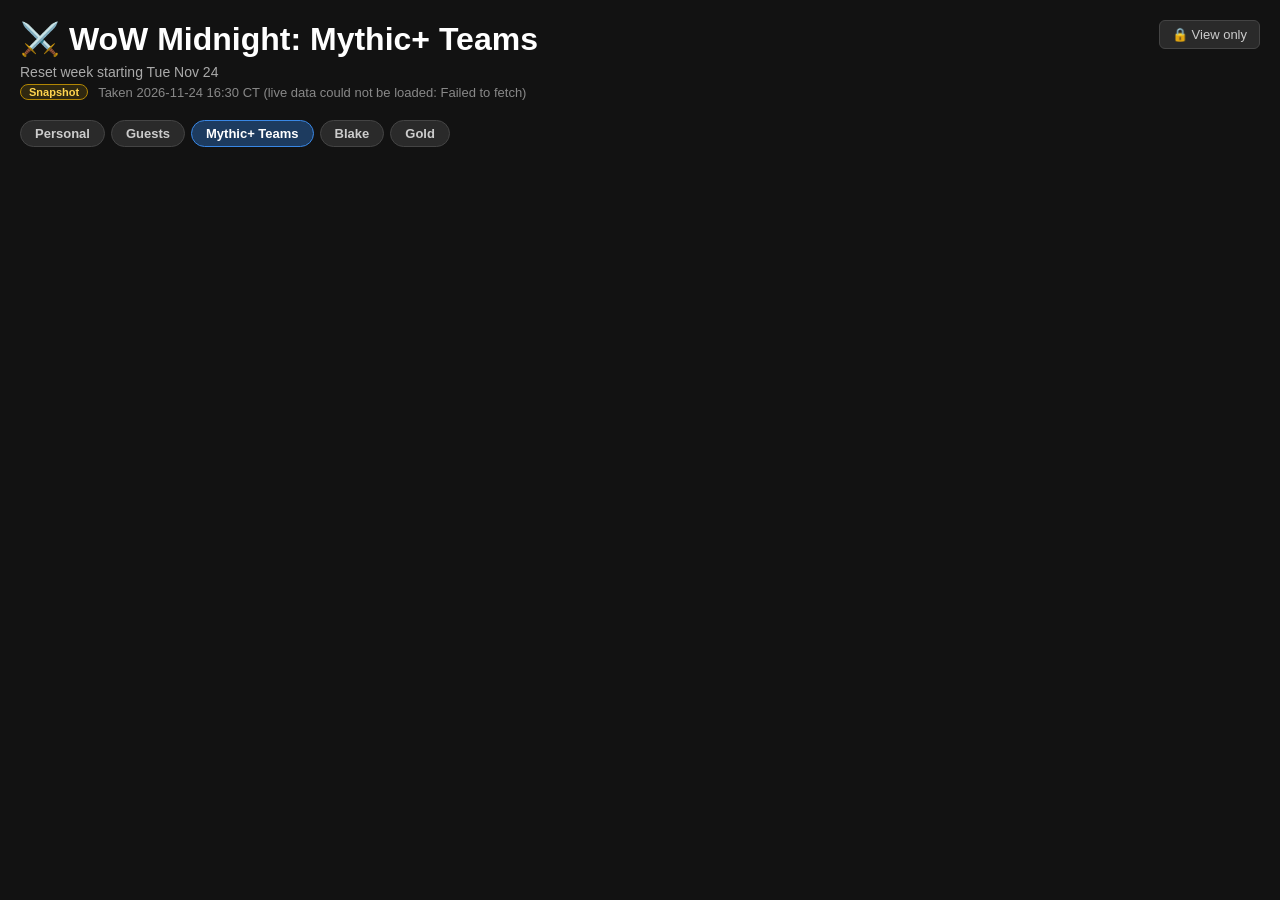
<file: wow/teams.html>
<!DOCTYPE html>
<html lang="en">
<head>
<meta charset="UTF-8">
<meta name="viewport" content="width=device-width, initial-scale=1">
<title>WoW Midnight – Mythic+ Teams</title>
<link rel="preconnect" href="https://script.google.com">
<link rel="preconnect" href="https://script.googleusercontent.com" crossorigin>
<link rel="stylesheet" href="wow.css?v=9">
</head>
<body data-page="teams">
<div class="container">
  <div class="topbar">
    <div>
      <h1>&#9876;&#65039; WoW Midnight: Mythic+ Teams</h1>
      <p class="sub" id="reset"></p>
      <p class="generated"><span id="src" class="src snap">Snapshot</span><span id="when"></span></p>
    </div>
    <button class="lock" id="lock" type="button">&#128274; View only</button>
  </div>
  <nav class="nav"><a href="index.html">Personal</a><a href="guests.html">Guests</a><a href="teams.html" class="on">Mythic+ Teams</a><a href="blake.html">Blake</a><a href="gold.html">Gold</a></nav>

  <div id="teams-wrap" >
    <div class="section-title"><h2>Mythic+ Teams</h2><span class="hint">Goal: 3,600 rating (about 450 in every dungeon)</span></div>
    <div class="team-tiles" id="team-tiles"></div>
    <div id="team-panel"></div>
  </div>



</div>
<div id="tip"></div>
<div id="toast"></div>
<script src="wow.js?v=10"></script>
</body>
</html>
</file>
<file: wow/wow.css>
:root {
    --bg: #121212; --card: #1e1e1e; --card-2: #252525; --line: #2c2c2c; --line-2: #333;
    --text: #e0e0e0; --text-strong: #ffffff; --muted: #888; --muted-2: #aaa;
    --bar: #3987e5; --track: #2e2e2e;
    --ok: #81c784; --ok-bg: rgba(46,125,50,0.18); --ok-line: #2e7d32;
    --warn: #ffd54f; --warn-bg: rgba(255,193,7,0.12); --warn-line: #8a6d0b;
    --bad: #ef9a9a; --bad-bg: rgba(198,40,40,0.18); --bad-line: #8e3b3b;
    --dh: #a330c9; --dk: #c41e3a; --druid: #ff7c0a;
  }
  * { box-sizing: border-box; }
  body { font-family: -apple-system, BlinkMacSystemFont, "Segoe UI", Roboto, sans-serif; background: var(--bg); color: var(--text); margin: 0; padding: 20px; }
  .container { max-width: 1240px; margin: auto; }
  h1, h2 { color: var(--text-strong); }
  h1 { margin: 0 0 6px; }
  h2 { font-size: 1.17em; margin: 0; }
  .sub { color: var(--muted-2); font-size: 14px; margin: 0 0 4px; }
  .generated { color: var(--muted); font-size: 13px; margin: 0 0 20px; display: flex; gap: 10px; align-items: center; flex-wrap: wrap; }
  .src { padding: 1px 8px; border-radius: 10px; font-size: 11px; font-weight: 600; border: 1px solid; }
  .src.live { color: var(--ok); border-color: var(--ok-line); background: var(--ok-bg); }
  .src.snap { color: var(--warn); border-color: #b28704; background: var(--warn-bg); }
  .card { background: var(--card); padding: 20px; border-radius: 8px; margin-bottom: 25px; box-shadow: 0 4px 6px rgba(0,0,0,0.3); }
  .card-head { display: flex; justify-content: space-between; align-items: center; gap: 12px; flex-wrap: wrap; border-bottom: 2px solid var(--line-2); margin-bottom: 14px; padding-bottom: 8px; }
  .hint { color: var(--muted); font-size: 12px; text-transform: none; letter-spacing: 0; font-weight: 400; }
  .topbar { display: flex; justify-content: space-between; align-items: flex-start; gap: 12px; flex-wrap: wrap; }
  .lock { background: #2a2a2a; color: #ccc; border: 1px solid #444; border-radius: 6px; padding: 6px 12px; font-size: 13px; cursor: pointer; }
  .lock.on { color: var(--ok); border-color: var(--ok-line); background: var(--ok-bg); }

  .stats-grid { display: grid; grid-template-columns: repeat(auto-fit, minmax(180px, 1fr)); gap: 15px; margin-bottom: 25px; }
  .stat-box { background: var(--card); padding: 15px 20px; border-radius: 8px; border-left: 4px solid #1976d2; }
  .stat-box h3 { margin: 0; font-size: 12px; color: var(--muted-2); text-transform: uppercase; letter-spacing: 0.5px; font-weight: 600; }
  .stat-box p { margin: 6px 0 0; font-size: 24px; font-weight: bold; color: var(--text-strong); }
  .stat-box.wide { grid-column: span 2; }
  .stat-box.wide p { font-size: 17px; line-height: 1.35; }

  .section-title { display: flex; align-items: baseline; gap: 10px; margin: 6px 0 12px; }
  .section-title h2 { font-size: 1.35em; }
  .acct { font-size: 11px; font-weight: 600; padding: 1px 8px; border-radius: 10px; background: #2a2a2a; border: 1px solid #444; color: #ccc; white-space: nowrap; }

  .chars { display: grid; grid-template-columns: repeat(auto-fill, minmax(360px, 1fr)); gap: 20px; margin-bottom: 25px; }
  .char { background: var(--card); border-radius: 8px; padding: 16px 18px; border-top: 4px solid var(--accent, #555); box-shadow: 0 4px 6px rgba(0,0,0,0.3); }
  .char-head { display: flex; justify-content: space-between; align-items: flex-start; gap: 10px; }
  .char-name { font-size: 21px; font-weight: 700; color: var(--text-strong); }
  .char-meta { color: var(--muted-2); font-size: 12px; margin-top: 2px; }
  .headline-row { display: flex; flex-direction: column; gap: 1px; align-items: flex-end; flex-shrink: 0; }
  .headline-row .headline { display: flex; align-items: baseline; gap: 7px; }
  .headline-row .headline .lbl { font-size: 10px; }
  .headline { text-align: right; }
  .headline .big { font-size: 17px; font-weight: 700; color: var(--text-strong); font-variant-numeric: tabular-nums; }
  .headline .lbl { font-size: 11px; color: var(--muted-2); text-transform: uppercase; letter-spacing: .4px; }
  .sec { margin-top: 14px; }
  .sec-title { font-size: 11px; text-transform: uppercase; letter-spacing: .5px; color: var(--muted-2); font-weight: 600; margin-bottom: 7px; display: flex; justify-content: space-between; align-items: center; gap: 8px; }
  .bis { margin: 7px 0; }
  .bis-label { display: flex; justify-content: space-between; font-size: 13px; margin-bottom: 4px; }
  .bis-label span:last-child { color: var(--muted-2); }
  .meter { height: 8px; background: var(--track); border-radius: 4px; overflow: hidden; }
  .meter > div { height: 100%; background: var(--bar); border-radius: 0 4px 4px 0; }
  .star { color: #ffd54f; font-size: 12px; margin-left: 4px; }

  .vault-row { display: grid; grid-template-columns: 58px 1fr 86px; align-items: center; gap: 8px; margin: 6px 0; font-size: 13px; }
  .tiles { display: grid; grid-template-columns: repeat(3, 1fr); gap: 5px; }
  .tile { white-space: nowrap; overflow: hidden; text-overflow: ellipsis; }
  .tile { border: 1px solid #3a3a3a; background: #222; border-radius: 5px; padding: 4px 5px; font-size: 10.5px; color: #777; text-align: center; min-height: 34px; display: flex; flex-direction: column; justify-content: center; line-height: 1.25; }
  .tile b { font-size: 11px; color: #999; }
  .tile.on { background: rgba(57,135,229,0.18); border-color: #3987e5; color: #cfe3ff; }
  .tile.on b { color: #fff; }
  .count { display: flex; align-items: center; justify-content: center; gap: 4px; font-variant-numeric: tabular-nums; }
  .count .n { min-width: 28px; text-align: center; color: var(--text-strong); font-weight: 600; }
  .step { width: 24px; height: 24px; border-radius: 5px; border: 1px solid #444; background: #2a2a2a; color: #ddd; cursor: pointer; font-size: 14px; line-height: 1; padding: 0; }
  .step:disabled { opacity: .35; cursor: not-allowed; }
  .auto { font-size: 10px; color: var(--muted); }
  .bonus-chip { display: inline-flex; align-items: center; gap: 5px; font-size: 10.5px; text-transform: none; letter-spacing: 0; color: var(--muted); border: 1px solid #3a3a3a; border-radius: 9px; padding: 1px 8px 1px 4px; }
  .bonus-chip .bx { width: 12px; height: 12px; border: 1px solid #555; border-radius: 3px; display: inline-flex; align-items: center; justify-content: center; font-size: 10px; line-height: 1; }
  .bonus-chip.on { color: #fff; border-color: #3987e5; background: #1d3b5f; }
  .bonus-chip.on .bx { background: #3987e5; border-color: #3987e5; color: #fff; }

  .checks { display: flex; flex-direction: column; gap: 5px; }
  .check { display: flex; gap: 8px; align-items: center; font-size: 13px; }
  .check.done span { color: var(--muted); text-decoration: line-through; }
  input[type=checkbox] { width: 17px; height: 17px; accent-color: #3987e5; cursor: pointer; flex-shrink: 0; }
  input[type=checkbox]:disabled { cursor: not-allowed; opacity: .55; }
  select, input[type=text], input[type=number] { background: #2a2a2a; color: var(--text); border: 1px solid #444; border-radius: 5px; padding: 4px 7px; font: inherit; font-size: 13px; }
  select:disabled, input:disabled { opacity: .55; cursor: not-allowed; }

  .targets { display: flex; flex-direction: column; gap: 6px; }
  .target { font-size: 12.5px; background: #252525; border-radius: 6px; padding: 6px 9px; }
  .target .boss { color: var(--text-strong); font-weight: 600; }
  .target .items { color: #bdbdbd; margin-top: 2px; }
  .slot { color: var(--muted-2); }
  .specs-tag { font-size: 10.5px; color: var(--muted); margin-left: 4px; }
  .main-item { color: #fff; }
  .empty { color: var(--muted); font-size: 12.5px; margin: 0; }

  .ench-summary { display: flex; gap: 6px; flex-wrap: wrap; }
  .pill { font-size: 11px; font-weight: 600; padding: 2px 8px; border-radius: 10px; border: 1px solid; }
  .pill.bad { color: var(--bad); border-color: var(--bad-line); background: var(--bad-bg); }
  .pill.warn { color: var(--warn); border-color: var(--warn-line); background: var(--warn-bg); }
  .pill.ok { color: var(--ok); border-color: var(--ok-line); background: var(--ok-bg); }
  .ench-list { display: flex; flex-direction: column; gap: 4px; margin-top: 7px; }
  .ench { display: grid; grid-template-columns: 16px 82px 1fr; gap: 6px; font-size: 12.5px; align-items: start; }
  .ench .ico { font-weight: 700; text-align: center; }
  .ench.bad .ico { color: var(--bad); } .ench.warn .ico { color: var(--warn); }
  .ench .s { color: var(--muted-2); }
  .ench .want { color: var(--text-strong); }
  .ench .has { color: var(--muted); font-size: 11.5px; }
  .spec-sel { font-size: 12px; padding: 2px 6px; }

  .cur { display: grid; grid-template-columns: 70px 1fr; gap: 8px 10px; font-size: 13px; align-items: start; }
  .cur .k { color: var(--muted-2); padding-top: 5px; }
  .cur input[type=number] { width: 86px; }
  .cur .calc { color: var(--muted-2); font-size: 12px; margin-top: 3px; }
  .rating-input { width: 76px; text-align: right; font-size: 16px !important; font-weight: 700; }
  .chars.pvp-grid { grid-template-columns: repeat(auto-fill, minmax(560px, 1fr)); }
  .pvpc.open { grid-column: 1 / -1; }
  .pvp-more { display: none; margin-top: 6px; border-top: 1px solid var(--line-2); padding-top: 4px; }
  .pvpc.open .pvp-more { display: block; }
  .pvp-more-grid { display: grid; grid-template-columns: 260px 1fr; gap: 24px; }
  .minis { display: grid; grid-template-columns: repeat(4, 1fr); gap: 8px; margin-top: 12px; }
  #pve .pvpc:not(.open) .minis { grid-template-columns: repeat(2, 1fr); }
  .mini { background: #252525; border-radius: 6px; padding: 7px 10px; }
  .mini .k { font-size: 10.5px; color: var(--muted-2); text-transform: uppercase; letter-spacing: .4px; }
  .mini .v { font-size: 17px; font-weight: 700; color: var(--text-strong); margin-top: 2px; font-variant-numeric: tabular-nums; }
  .mini .v.conq { color: #ff9d6e; } .mini .v.craft { color: #c9a5ff; } .mini .v.ok { color: var(--ok); }
  .links { display: inline-flex; gap: 4px; margin-left: 2px; }
  .links a { display: inline-flex; align-items: center; justify-content: center; width: 22px; height: 22px; border-radius: 5px; font-size: 10.5px; font-weight: 800; text-decoration: none; color: #ddd; line-height: 1; background: #2a2a2a; border: 1px solid #3a3a3a; }
  .links a img { width: 16px; height: 16px; display: block; }
  .links a:hover { border-color: #3987e5; background: #333; }
  .ic { width: 18px; height: 18px; border-radius: 4px; vertical-align: middle; border: 1px solid #000; }
  .cls-ic { width: 24px; height: 24px; border-radius: 6px; border: 1px solid #000; vertical-align: middle; margin-right: 7px; flex-shrink: 0; }
  .cls-ic.sm { width: 18px; height: 18px; border-radius: 4px; margin-right: 5px; }
  .char, .mini-card, .member, .mtile { position: relative; overflow: hidden; }
  .char > *, .mini-card > *, .member > *, .mtile > * { position: relative; z-index: 1; }
  .char::after, .mini-card::after, .member::after, .mtile::after { content: ''; position: absolute; right: -28px; bottom: -28px; width: 150px; height: 150px;
    background: var(--clsicon, none) center / cover; opacity: .07; border-radius: 50%; pointer-events: none; z-index: 0; filter: grayscale(.2); }
  .mini-card::after, .member::after, .mtile::after { width: 110px; height: 110px; right: -20px; bottom: -20px; }
  .chars.has-open { grid-template-columns: 250px 1fr; align-items: start; }
  .chars.has-open > .pvpc.open { grid-column: 2; grid-row: 1 / span 6; }
  .chars.has-open > .mini-card { grid-column: 1; }
  .mini-card { background: var(--card); border-radius: 8px; padding: 10px 12px; border-left: 4px solid var(--accent, #555); box-shadow: 0 4px 6px rgba(0,0,0,0.3); }
  .mini-card .name-row { justify-content: space-between; }
  .mini-card .char-name { font-size: 16px; }
  .mini-card .mc-stats { display: flex; gap: 14px; margin-top: 6px; font-size: 12px; color: var(--muted-2); }
  .mini-card .mc-stats b { color: var(--text-strong); font-size: 14px; }
  @media (max-width: 860px) { .chars.has-open { grid-template-columns: 1fr; } .chars.has-open > .pvpc.open { grid-column: 1; grid-row: auto; } }
  .team-tiles { display: grid; grid-template-columns: repeat(auto-fit, minmax(280px, 1fr)); gap: 16px; margin-bottom: 16px; }
  .team-tile { background: var(--card); border-radius: 8px; padding: 14px 16px; border: 1px solid #2c2c2c; cursor: pointer; box-shadow: 0 4px 6px rgba(0,0,0,0.3); text-align: left; color: var(--text); font: inherit; }
  .team-tile:hover { border-color: #3987e5; }
  .team-tile.on { border-color: #3987e5; background: #1a2533; }
  .team-tile .tn { font-size: 18px; font-weight: 700; color: var(--text-strong); }
  .team-tile .td { font-size: 12px; color: var(--muted-2); }
  .team-tile .tstats { display: flex; gap: 18px; margin-top: 10px; font-size: 12px; color: var(--muted-2); }
  .team-tile .tstats b { display: block; font-size: 18px; color: var(--text-strong); }
  .team-tile .tmembers { margin-top: 8px; font-size: 12px; display: flex; gap: 8px; flex-wrap: wrap; }
  .matrix { width: 100%; border-collapse: collapse; }
  .matrix th, .matrix td { padding: 6px 8px; font-size: 12.5px; border-bottom: 1px solid var(--line); text-align: center; }
  .matrix th:first-child, .matrix td:first-child { text-align: left; }
  .matrix td.cell { font-variant-numeric: tabular-nums; }
  .matrix .lv { display: inline-block; min-width: 34px; padding: 1px 6px; border-radius: 4px; font-weight: 700; }
  .lv.good { background: rgba(46,125,50,0.35); color: #b9f6ca; } .lv.mid { background: rgba(255,193,7,0.18); color: #ffe082; } .lv.low { background: rgba(198,40,40,0.25); color: #ffab91; }
  .lv.untimed { outline: 1px dashed #888; }
  .matrix .sc { display: block; color: var(--muted); font-size: 11px; }
  .matrix tr.focus td:first-child { box-shadow: inset 3px 0 0 #ff9d6e; }
  .tag-focus { font-size: 10.5px; color: #ff9d6e; font-weight: 700; margin-left: 6px; }
  .members { display: grid; grid-template-columns: repeat(auto-fill, minmax(260px, 1fr)); gap: 12px; margin-top: 16px; }
  .member { background: #252525; border-radius: 8px; padding: 10px 12px; border-left: 4px solid var(--accent, #555); }
  .member .mh { display: flex; justify-content: space-between; align-items: baseline; gap: 8px; }
  .member .mn { font-size: 15px; font-weight: 700; color: var(--text-strong); }
  .member .ms { font-size: 11.5px; color: var(--muted-2); }
  .member .mr { font-size: 16px; font-weight: 700; font-variant-numeric: tabular-nums; }
  .member .row2 { display: flex; gap: 14px; font-size: 12px; color: var(--muted-2); margin-top: 6px; flex-wrap: wrap; }
  .member .row2 b { color: var(--text-strong); }
  .member .chips { display: flex; gap: 5px; flex-wrap: wrap; margin-top: 7px; }
  .member { display: flex; flex-direction: column; }
  .picker { margin-top: auto; padding-top: 7px; border-top: 1px solid #333; }
  .member .chips { margin-bottom: 9px; }
  .picker .pl { display: block; font-size: 10.5px; text-transform: uppercase; letter-spacing: .4px; color: var(--muted-2); margin-bottom: 4px; }
  .picker .row { display: flex; gap: 4px; }
  .pick { flex: 1 1 0; min-width: 0; white-space: nowrap; overflow: hidden; text-overflow: ellipsis; font-size: 11.5px; font-weight: 600; padding: 2px 6px; border-radius: 10px; background: #2a2a2a; border: 1px solid #444; cursor: pointer; color: #ccc; }
  .pick.on { background: #1d3b5f; border-color: #3987e5; color: #fff; }
  .res-badge { background: #2a2a2a; border: 1px solid #555; border-radius: 9px; padding: 0 8px; color: #fff; font-weight: 700; }
  .res-badge.low { border-color: #ff9d6e; color: #ffcfb6; }
  .res-strip { display: flex; gap: 16px; flex-wrap: wrap; align-items: stretch; margin-bottom: 12px; }
  .res-big { background: #1d3b5f; border: 1px solid #3987e5; border-radius: 8px; padding: 8px 14px; display: flex; flex-direction: column; min-width: 190px; }
  .res-big .k, .res-next .k { font-size: 10.5px; text-transform: uppercase; letter-spacing: .5px; color: #cfe3ff; }
  .res-big .v { font-size: 26px; font-weight: 800; color: #fff; line-height: 1.1; }
  .res-next { flex: 1; background: #252525; border-radius: 8px; padding: 8px 14px; display: flex; flex-wrap: wrap; gap: 6px 10px; align-items: center; }
  .res-next .k { width: 100%; color: var(--muted-2); }
  .res-need { background: #2a2a2a; border: 1px solid #444; border-radius: 6px; padding: 2px 8px; font-size: 12.5px; }
  .res-need b { color: #ff9d6e; }
  .res-limit { color: #ff9d6e; }
  .dbtn { margin-left: 8px; font-size: 10.5px; padding: 1px 8px; border-radius: 9px; background: #2a2a2a; border: 1px solid #444; color: #ccc; cursor: pointer; }
  .dbtn:hover { border-color: #3987e5; color: #fff; }
  .matrix tr.drow td { text-align: left; background: #191f27; padding: 8px 12px; }
  .ddet { font-size: 12.5px; line-height: 1.6; color: #d0d0d0; }
  .dchecks, .dtimes { display: flex; flex-wrap: wrap; gap: 6px 12px; margin-top: 3px; }
  .dchk.ok { color: var(--ok); } .dchk.no { color: var(--bad); }
  .dtime { background: #222; border: 1px solid #333; border-radius: 5px; padding: 0 7px; font-variant-numeric: tabular-nums; }
  .toolkit { display: grid; grid-template-columns: repeat(3, 1fr); gap: 16px; }
  .tk-h { font-size: 10.5px; text-transform: uppercase; letter-spacing: .5px; color: var(--muted-2); font-weight: 600; margin: 8px 0 4px; }
  .tk-col .tk-h:first-child { margin-top: 0; }
  .tk-item.miss .ic { filter: grayscale(1); opacity: .6; }
  .tk-item { display: grid; grid-template-columns: 16px 190px 1fr; gap: 6px; font-size: 12.5px; padding: 3px 0; border-bottom: 1px solid #262626; align-items: baseline; }
  .tk-item.have .tk-mark { color: var(--ok); font-weight: 800; }
  .tk-item.miss .tk-mark { color: var(--bad); font-weight: 800; }
  .tk-item.miss .tk-l { color: var(--bad); }
  .tk-util { font-size: 12.5px; padding: 2px 0; }
  @media (max-width: 900px) { .toolkit { grid-template-columns: 1fr; } }
  .swap { font-size: 11px; padding: 1px 8px; border-radius: 5px; background: #2a2a2a; border: 1px solid #444; color: #ccc; cursor: pointer; }
  .swap:hover { border-color: #3987e5; color: #fff; }
  .name-row { display: flex; align-items: center; gap: 10px; }
  .pct { font-weight: 800; font-variant-numeric: tabular-nums; }
  .logchip .lc { font-size: 11px; color: var(--muted-2); margin-left: 4px; }
  .logchip .lc .pct { font-size: 11.5px; margin: 0 4px 0 2px; }
  .logs-line { display: flex; gap: 14px; align-items: baseline; flex-wrap: wrap; margin-top: 10px; font-size: 12px; color: var(--muted-2); }
  .logs-line .pct { font-size: 15px; margin: 0 2px 0 4px; }
  .logs-grid { display: grid; grid-template-columns: 1fr 1fr; gap: 24px; }
  .logs-table { width: 100%; border-collapse: collapse; }
  .logs-table th, .logs-table td { padding: 4px 6px; font-size: 12.5px; border-bottom: 1px solid var(--line); text-align: right; }
  .logs-table th { background: transparent; color: var(--muted-2); font-size: 11px; font-weight: 600; text-transform: uppercase; letter-spacing: .4px; }
  .logs-table th:first-child, .logs-table td:first-child { text-align: left; }
  .logs-table td.none { color: #555; }
  .logs-table td.cb, .logs-table th.cb { text-align: center; }
  .logchip .spec-ic { vertical-align: -3px; }
  .logs-table td:first-child { white-space: nowrap; }
  @media (max-width: 760px) { .logs-grid { grid-template-columns: 1fr; } }
  .meta-row { display: flex; align-items: center; gap: 10px; margin-top: 4px; }
  .char-head > div:first-child { min-width: 0; }
  .toggle-btn { display: inline-flex; align-items: center; gap: 6px; background: #2a2a2a; color: #ddd; border: 1px solid #444; border-radius: 6px; padding: 3px 11px; font-size: 12px; font-weight: 600; cursor: pointer; }
  .toggle-btn:hover { background: #333; border-color: #3987e5; color: #fff; }
  .toggle-btn .chev { display: inline-block; transition: transform .15s; }
  .pvpc.open .toggle-btn .chev { transform: rotate(180deg); }
  .expand .chev { display: inline-block; transition: transform .15s; }
  .spec-tags { display: flex; gap: 5px; margin-top: 4px; flex-wrap: wrap; }
  .spec-tag { font-size: 10.5px; padding: 1px 7px; border-radius: 9px; background: #2a2a2a; border: 1px solid #444; color: #ccc; }
  @media (max-width: 760px) { .pvp-more-grid { grid-template-columns: 1fr; } .minis { grid-template-columns: repeat(2, 1fr); } }
  .gear { width: 100%; border-collapse: collapse; margin-top: 2px; }
  .gear th, .gear td { padding: 4px 6px; font-size: 12.5px; border-bottom: 1px solid var(--line); }
  .gear th { background: transparent; color: var(--muted-2); font-size: 11px; font-weight: 600; text-transform: uppercase; letter-spacing: .4px; }
  .gear td.il { text-align: right; font-variant-numeric: tabular-nums; color: var(--text-strong); width: 42px; }
  .gear .bisname { color: #cfcfcf; }
  .gear tr.have .bisname { color: var(--ok); }
  .gear .src2 { color: var(--muted); font-size: 11px; }
  .gear td.cost { text-align: right; white-space: nowrap; font-variant-numeric: tabular-nums; }
  .cost.conq { color: #ff9d6e; } .cost.hon { color: #8fc1ff; } .cost.craft { color: #c9a5ff; } .cost.done { color: var(--ok); }
  .gear tfoot td { border-bottom: 0; color: var(--muted-2); font-weight: 600; }
  .stat-box.full { grid-column: 1 / -1; }
  .need-grid { display: grid; grid-template-columns: 72px 82px minmax(180px, 1fr) auto; gap: 3px 12px; font-size: 12.5px; align-items: baseline; }
  .need-grid .c { font-weight: 600; }
  .need-grid .specs-tag { margin: 0; }
  .foot { margin-top: 12px; color: var(--muted); font-size: 11.5px; }

  .filters { display: flex; gap: 6px; flex-wrap: wrap; }
  .chip { background: #2a2a2a; color: #ccc; border: 1px solid #444; border-radius: 14px; padding: 3px 10px; font-size: 12px; cursor: pointer; }
  .chip.on { background: #1d3b5f; border-color: #3987e5; color: #fff; }
  #bonus-tabs .chip { font-size: 14px; padding: 6px 16px; border-radius: 18px; font-weight: 600; }
  .todo { display: grid; grid-template-columns: 26px 70px 150px 1fr; gap: 10px; align-items: start; padding: 9px 0; border-top: 1px solid var(--line); font-size: 13px; }
  .todo-group { margin-top: 14px; }
  .todo-group:first-child { margin-top: 0; }
  .todo-group h3 { margin: 0 0 2px; font-size: 12px; text-transform: uppercase; letter-spacing: .5px; color: var(--muted-2); display: flex; gap: 10px; align-items: baseline; }
  .todo-group h3 .hint { font-size: 11px; }
  .todo-group .todo:first-of-type { border-top: 0; }
  .todo.done .task, .todo.done .note { text-decoration: line-through; color: var(--muted); }
  .pri { font-size: 11px; font-weight: 600; padding: 2px 7px; border-radius: 4px; text-align: center; border: 1px solid; }
  .pri.High { color: var(--bad); border-color: var(--bad-line); } .pri.Medium { color: var(--warn); border-color: var(--warn-line); } .pri.Low { color: var(--ok); border-color: var(--ok-line); }
  .who { display: flex; gap: 6px; align-items: center; flex-wrap: wrap; }
  .who .toon { font-weight: 600; }
  .task { color: var(--text-strong); }
  .note { color: var(--muted); font-size: 12px; margin-top: 3px; }
  .lv { display: flex; align-items: center; gap: 8px; margin-top: 5px; font-size: 12px; color: var(--muted-2); }
  .lv input { width: 54px; padding: 2px 5px; font-size: 12px; }
  .lv .meter { width: 140px; height: 6px; }
  .rep { color: var(--muted); font-size: 11px; margin-left: 6px; }
  .addform { display: grid; grid-template-columns: 1fr 110px 140px 110px 100px auto; gap: 8px; margin-top: 14px; }
  .addform input[type=text] { width: 100%; }
  .btn { background: #1976d2; color: #fff; border: 0; border-radius: 5px; padding: 6px 14px; font-size: 13px; cursor: pointer; }
  .btn:disabled { opacity: .5; cursor: not-allowed; }
  .twocol { display: grid; grid-template-columns: 1fr 1fr; gap: 25px; }

  .crafters { display: grid; grid-template-columns: repeat(auto-fill, minmax(200px, 1fr)); gap: 8px; }
  .crafter { display: flex; gap: 9px; align-items: center; background: #252525; border-radius: 6px; padding: 8px 10px; font-size: 13px; }
  .crafter .p { color: var(--muted-2); font-size: 11.5px; }

  table { width: 100%; border-collapse: collapse; }
  th, td { padding: 8px 10px; text-align: left; border-bottom: 1px solid var(--line); font-size: 13px; vertical-align: top; }
  th { background: #252525; color: var(--text-strong); white-space: nowrap; }
  td.num, th.num { text-align: right; font-variant-numeric: tabular-nums; }
  td.cb, th.cb { text-align: center; }
  tr.group td { background: #191919; color: var(--muted-2); font-size: 11px; text-transform: uppercase; letter-spacing: .5px; font-weight: 600; padding: 7px 10px; }
  .table-wrap { overflow-x: auto; }
  .need-list { display: flex; flex-direction: column; gap: 3px; }
  .need { font-size: 12.5px; }
  .need .c { font-weight: 600; }
  select.plan { min-width: 150px; }
  select.plan.suggested { color: #9a9a9a; font-style: italic; border-style: dashed; }
  select.plan.chosen { color: #fff; font-weight: 600; border-color: #3987e5; background: #1d3b5f; }
  .bychar { display: grid; grid-template-columns: repeat(auto-fit, minmax(320px, 1fr)); gap: 16px; }
  .bc { background: #252525; border-radius: 8px; padding: 12px 14px; border-top: 3px solid var(--accent, #555); }
  .bc-head { display: flex; justify-content: space-between; align-items: baseline; margin-bottom: 8px; }
  .bc-head .n { font-size: 16px; font-weight: 700; }
  .bc-inst { font-size: 10.5px; text-transform: uppercase; letter-spacing: .5px; color: var(--muted); margin: 10px 0 4px; }
  .bc-boss { background: #1e1e1e; border-radius: 6px; padding: 6px 9px; margin-bottom: 5px; }
  .bc-boss.killed { background: #1a2a1d; box-shadow: inset 3px 0 0 #2e7d32; }
  .bc-boss.notkilled { box-shadow: inset 3px 0 0 #8e3b3b; }
  .kdone { font-size: 10.5px; color: var(--ok); font-weight: 700; display: inline-flex; gap: 3px; align-items: center; }
  .ktodo { font-size: 10.5px; color: var(--bad); }
  .kbox { width: 14px; height: 14px; border: 1px solid #555; border-radius: 3px; display: inline-flex; align-items: center; justify-content: center; font-size: 10px; font-weight: 800; flex-shrink: 0; }
  .kbox.on { background: #2e7d32; border-color: #2e7d32; color: #fff; }
  .bc-boss .top { display: flex; justify-content: space-between; gap: 8px; align-items: center; }
  .bc-boss .top .b { flex: 1 1 auto; min-width: 0; white-space: nowrap; overflow: hidden; text-overflow: ellipsis; }
  .bc-boss .top > span:last-child { flex: 0 0 auto; white-space: nowrap; }
  .roll-tag, .kdone, .ktodo { white-space: nowrap; }
  .bc-boss .b { font-weight: 600; color: var(--text-strong); font-size: 12.5px; }
  .kills { display: grid; grid-template-columns: 1fr 1fr; gap: 4px; }
  .kill { display: flex; align-items: center; gap: 4px; background: #222; border: 1px solid #2e2e2e; border-radius: 5px; padding: 3px 7px; font-size: 12px; color: #777; min-width: 0; }
  .kill.on { background: #1d2b1f; border-color: #2e5e33; color: #e0e0e0; }
  .kill .kn { flex: 1; min-width: 0; white-space: nowrap; overflow: hidden; text-overflow: ellipsis; }
  .dbadge { font-size: 9.5px; font-weight: 800; border: 1px solid; border-radius: 4px; padding: 0 4px; line-height: 14px; }
  .irows { display: flex; flex-direction: column; gap: 2px; margin-top: 3px; }
  .irow { display: flex; align-items: center; gap: 8px; font-size: 12.5px; min-width: 0; }
  .irow .slot { flex: 0 0 64px; }
  .irow .iname { flex: 1 1 auto; min-width: 0; white-space: nowrap; overflow: hidden; text-overflow: ellipsis; }
  .vmark { flex: 0 0 14px; font-weight: 800; font-size: 12px; text-align: center; }
  .vmark.ok { color: var(--ok); } .vmark.no { color: var(--bad); }
  .vneed { font-size: 11.5px; color: var(--muted-2); margin: 6px 0 2px; padding-top: 5px; border-top: 1px dashed #333; line-height: 1.5; }
  .vneed-h { display: block; text-transform: uppercase; letter-spacing: .4px; font-size: 10px; color: var(--muted-2); }
  .vneed b { color: #ffab91; font-weight: 600; }
  .ichip { flex: 0 0 auto; font-size: 10px; padding: 0 6px; border-radius: 8px; border: 1px solid #555; color: var(--muted-2); white-space: nowrap; }
  .spl { flex: 0 0 auto; display: inline-flex; gap: 2px; }
  .spec-ic { width: 16px; height: 16px; border-radius: 4px; border: 1px solid #000; }
  .spl-t { font-size: 9.5px; font-weight: 700; width: 15px; height: 15px; border-radius: 4px; background: #2e2e2e; color: #bbb; display: inline-flex; align-items: center; justify-content: center; }
  .need-grid.one-line > span { white-space: nowrap; overflow: hidden; text-overflow: ellipsis; min-width: 0; }
  .bc-cat { font-size: 12px; font-weight: 700; color: var(--text-strong); margin: 12px 0 2px; padding-bottom: 3px; border-bottom: 1px solid #333; display: flex; justify-content: space-between; align-items: baseline; }
  .bc-cat:first-of-type { margin-top: 4px; }
  .vtiles { display: grid; grid-template-columns: repeat(3, 1fr); gap: 4px; margin: 6px 0; }
  .vtiles .tile { min-height: 28px; font-size: 10px; }
  .src-tag { font-size: 10.5px; color: var(--muted); }
  .roll-tag { font-size: 10.5px; padding: 1px 7px; border-radius: 9px; white-space: nowrap; }
  .roll-tag.chosen { background: #1d3b5f; border: 1px solid #3987e5; color: #fff; }
  .roll-tag.suggested { border: 1px dashed #666; color: #9a9a9a; font-style: italic; }
  .roll-tag.other { color: var(--muted); border: 1px solid #333; }
  .legend { font-size: 12px; color: var(--muted-2); display: flex; gap: 14px; flex-wrap: wrap; }
  .legend .sw { display: inline-block; width: 26px; height: 14px; border-radius: 3px; vertical-align: middle; margin-right: 5px; }

  .mplus { display: grid; grid-template-columns: repeat(auto-fill, minmax(330px, 1fr)); gap: 16px; }
  .mtile { background: #252525; border-radius: 8px; padding: 12px 14px; border-left: 4px solid var(--accent, #555); }
  .mtile-head { display: flex; justify-content: space-between; align-items: baseline; margin-bottom: 8px; }
  .mtile-head .n { font-weight: 700; color: var(--text-strong); font-size: 16px; }
  .mtile-head .sc { font-weight: 700; color: var(--text-strong); font-size: 16px; font-variant-numeric: tabular-nums; }
  .run { display: grid; grid-template-columns: 1fr 38px 52px; gap: 8px; align-items: center; font-size: 12.5px; padding: 4px 0; border-top: 1px solid var(--line); }
  .run:first-of-type { border-top: 0; }
  .lvl { background: #1d3b5f; color: #cfe3ff; border-radius: 4px; text-align: center; font-weight: 700; font-size: 12px; padding: 1px 0; }
  .run .score { text-align: right; font-variant-numeric: tabular-nums; color: var(--text-strong); }
  .run .spec { color: var(--muted); font-size: 11px; }

  #tip { position: fixed; pointer-events: none; background: #000; color: #fff; border: 1px solid #444; border-radius: 6px; padding: 6px 9px; font-size: 12px; line-height: 1.4; display: none; z-index: 10; max-width: 280px; }
  #toast { position: fixed; bottom: 20px; left: 50%; transform: translateX(-50%); background: #000; border: 1px solid #444; color: #fff; padding: 9px 16px; border-radius: 6px; font-size: 13px; display: none; z-index: 20; max-width: 90vw; }
  #toast.bad { border-color: var(--bad-line); color: var(--bad); }
  @media (max-width: 860px) { .twocol { grid-template-columns: 1fr; } }
  @media (max-width: 700px) {
    .stat-box.wide { grid-column: span 1; }
    .addform { grid-template-columns: 1fr 1fr; }
    .todo { grid-template-columns: 26px 62px 1fr; } .todo .who { display: none; }
    .chars, .chars.pvp-grid, .mplus { grid-template-columns: 1fr; }
  }

/* lite tiles */
.chars.lite-grid { grid-template-columns: repeat(auto-fill, minmax(380px, 1fr)); }
.wruns { display: flex; flex-direction: column; gap: 3px; }
.wrun { display: grid; grid-template-columns: 40px 1fr auto; gap: 8px; align-items: center; font-size: 12.5px; }
.wrun .ok { color: var(--ok); font-size: 11.5px; } .wrun .no { color: var(--bad); font-size: 11.5px; }
.wrun .wd { white-space: nowrap; overflow: hidden; text-overflow: ellipsis; }
/* page navigation */
.nav { display: flex; gap: 6px; flex-wrap: wrap; margin: 0 0 18px; }
.nav a { color: #ccc; text-decoration: none; background: #2a2a2a; border: 1px solid #444; border-radius: 16px; padding: 5px 14px; font-size: 13px; font-weight: 600; }
.nav a:hover { border-color: #3987e5; color: #fff; }
.nav a.on { background: #1d3b5f; border-color: #3987e5; color: #fff; }
.lite:not(.open) .minis { grid-template-columns: repeat(2, 1fr); }

/* Stacked BiS bars on friend tiles: same height in every tile of a row; click one to pick the spec for bonus roll targets */
.bis-stack .bis { margin-bottom: 6px; }
.bis-pick { cursor: pointer; border-radius: 6px; padding: 2px 4px; margin-left: -4px; margin-right: -4px; border: 1px solid transparent; }
.bis-pick:hover { background: rgba(255,255,255,.04); }
.bis-pick.on { border-color: rgba(88,166,255,.45); background: rgba(88,166,255,.06); }
.bis-label .sl { margin-right: 2px; }

/* Tier set stats check */
.tier-grid { display: grid; grid-template-columns: 62px minmax(0,1fr) auto auto; gap: 4px 8px; align-items: center; font-size: 12px; }
.tier-grid .tn { white-space: nowrap; overflow: hidden; text-overflow: ellipsis; }
.tier-grid .tst { white-space: nowrap; font-size: 11.5px; }
.tier-grid .tst b.ok { color: var(--ok); } .tier-grid .tst b.no { color: var(--muted-2); font-weight: 500; }
.tier-grid .tv { font-size: 10.5px; font-weight: 700; white-space: nowrap; padding: 1px 6px; border-radius: 4px; border: 1px solid var(--line, #333); }
.tier-grid .tv.ok { color: var(--ok); border-color: rgba(63,185,80,.5); }
.tier-grid .tv.mid { color: #e3b341; border-color: rgba(227,179,65,.5); }
.tier-grid .tv.bad { color: #f85149; border-color: rgba(248,81,73,.5); }
.bis-stack .bis { padding: 2px 4px; margin-left: -4px; margin-right: -4px; border: 1px solid transparent; border-radius: 6px; }
.bis-stack .bis.bis-pick.on { border-color: rgba(88,166,255,.45); }
.bis-stack .bis-label { height: 18px; align-items: center; } .bis-stack .bis-label img { height: 16px; width: 16px; vertical-align: middle; }
</file>
<file: wow/gold.css>
/* Gold Making page: only what wow.css doesn't already cover */
.head-left { display: flex; gap: 14px; align-items: center; flex-wrap: wrap; }
.stat-box.gold { border-left-color: #e0b84a; }
.stat-box .small { font-size: 12px; color: var(--muted-2); font-weight: 400; margin-top: 4px; }

td.pos { color: var(--ok); font-weight: 600; }
td.neg { color: var(--bad); }
td.dim, span.dim { color: var(--muted); }
tr.hit td:first-child { box-shadow: inset 3px 0 0 #e0b84a; }
a.item { color: #c9a5ff; text-decoration: none; }
a.item:hover { text-decoration: underline; }
.tag { font-size: 10.5px; font-weight: 600; padding: 1px 7px; border-radius: 9px; border: 1px solid #444; color: var(--muted-2); white-space: nowrap; }
.tag.glyph { color: #9fd0ff; border-color: #2c5d8a; }
.tag.mark { color: #ffcf8a; border-color: #8a6420; }
.tag.yes { color: var(--ok); border-color: var(--ok-line); }
.warn-ic { color: var(--warn); margin-left: 5px; cursor: help; }
.more { margin-top: 10px; }

.gcrafters { display: grid; grid-template-columns: repeat(auto-fill, minmax(320px, 1fr)); gap: 20px; margin-bottom: 25px; align-items: start; }
.gcrafter { background: var(--card); border-radius: 8px; padding: 14px 16px; border-top: 4px solid #e0b84a; box-shadow: 0 4px 6px rgba(0,0,0,0.3); }
.gcrafter .char-name { font-size: 18px; }
.prof { margin-top: 12px; }
.prof-head { display: grid; grid-template-columns: 1fr auto; gap: 8px; align-items: baseline; font-size: 13px; }
.prof-head .pn { color: var(--text-strong); font-weight: 600; }
.prof-head .pk { font-size: 10.5px; color: var(--muted); margin-left: 5px; text-transform: uppercase; letter-spacing: .4px; }
.prof-head .pt { color: var(--muted-2); font-size: 12px; font-variant-numeric: tabular-nums; }
.prof .meter { margin-top: 4px; }
.prof .meter > div.full { background: var(--ok-line); }
.prof-sub { display: flex; justify-content: space-between; font-size: 11.5px; color: var(--muted); margin-top: 3px; }
.tier-toggle { background: none; border: 0; color: #6aa6ef; font-size: 11.5px; cursor: pointer; padding: 0; }
.tiers { display: none; margin-top: 6px; border-top: 1px solid var(--line); padding-top: 4px; }
.prof.open .tiers { display: block; }
.tier { display: grid; grid-template-columns: 1fr 70px 70px; gap: 6px; font-size: 12px; padding: 2px 0; color: #bdbdbd; font-variant-numeric: tabular-nums; }
.tier span:nth-child(n+2) { text-align: right; color: var(--muted-2); }

/* Shopping list calculator */
.calc-form { display: flex; gap: 18px; align-items: center; flex-wrap: wrap; margin-bottom: 14px; font-size: 13px; color: var(--muted-2); }
.calc-form label { display: flex; gap: 8px; align-items: center; }
.calc-form select { min-width: 320px; max-width: 100%; }
.calc-form input[type=number] { width: 90px; }
.calc-sum { display: grid; grid-template-columns: repeat(auto-fit, minmax(160px, 1fr)); gap: 10px; margin-bottom: 14px; }
.calc-sum .mini .v.pos { color: var(--ok); } .calc-sum .mini .v.neg { color: var(--bad); }
.calc-block { margin-top: 14px; }
.calc-block h3 { font-size: 13px; text-transform: uppercase; letter-spacing: .5px; color: var(--muted-2); margin: 0 0 6px; display: flex; justify-content: space-between; align-items: center; gap: 10px; }
.copy { background: #2a2a2a; color: #ccc; border: 1px solid #444; border-radius: 5px; padding: 2px 8px; font-size: 11.5px; cursor: pointer; white-space: nowrap; }
.copy:hover { border-color: #3987e5; color: #fff; }
.copy.done { border-color: var(--ok-line); color: var(--ok); }
td .copy { margin-left: 8px; }
.steps { margin: 0; padding-left: 20px; font-size: 13px; line-height: 1.7; }
.calc-note { font-size: 12px; color: var(--muted); margin-top: 10px; }
pre.way { background: #161616; border: 1px solid var(--line-2); border-radius: 6px; padding: 8px 10px; font-size: 12.5px; color: #d6e6ff; white-space: pre-wrap; margin: 0; }

/* Column filters (a header row under the column names) and Add buttons */
tr.frow th { padding-top: 0; padding-bottom: 8px; font-weight: 400; text-transform: none; letter-spacing: 0; }
.fin { display: inline-flex; align-items: center; gap: 3px; justify-content: flex-end; }
.fin .ge, .fin .u { color: var(--muted); font-size: 12px; }
.fin input[type=number] { width: 62px; padding: 2px 5px; font-size: 12px; text-align: right; }
.fin input::placeholder { color: #666; }
th.fhead { color: var(--muted-2); font-size: 12px; white-space: nowrap; text-align: left; }
th.fhead .copy { margin-left: 6px; }
.fcount { color: #e0b84a; margin-left: 4px; }
td.addc { white-space: nowrap; }
td.addc .add-qty { width: 56px; padding: 2px 5px; font-size: 12px; }
td.addc .copy { margin-left: 5px; }
.add-btn { border-color: #8a6420; color: #ffcf8a; }
.add-btn:hover { border-color: #e0b84a; }
#calc-add { padding: 4px 12px; font-size: 13px; }
.cart-qty { width: 70px; text-align: right; }
td .sub { font-size: 11px; color: var(--muted); }
td .sub.warn { color: var(--warn); }
</file>
